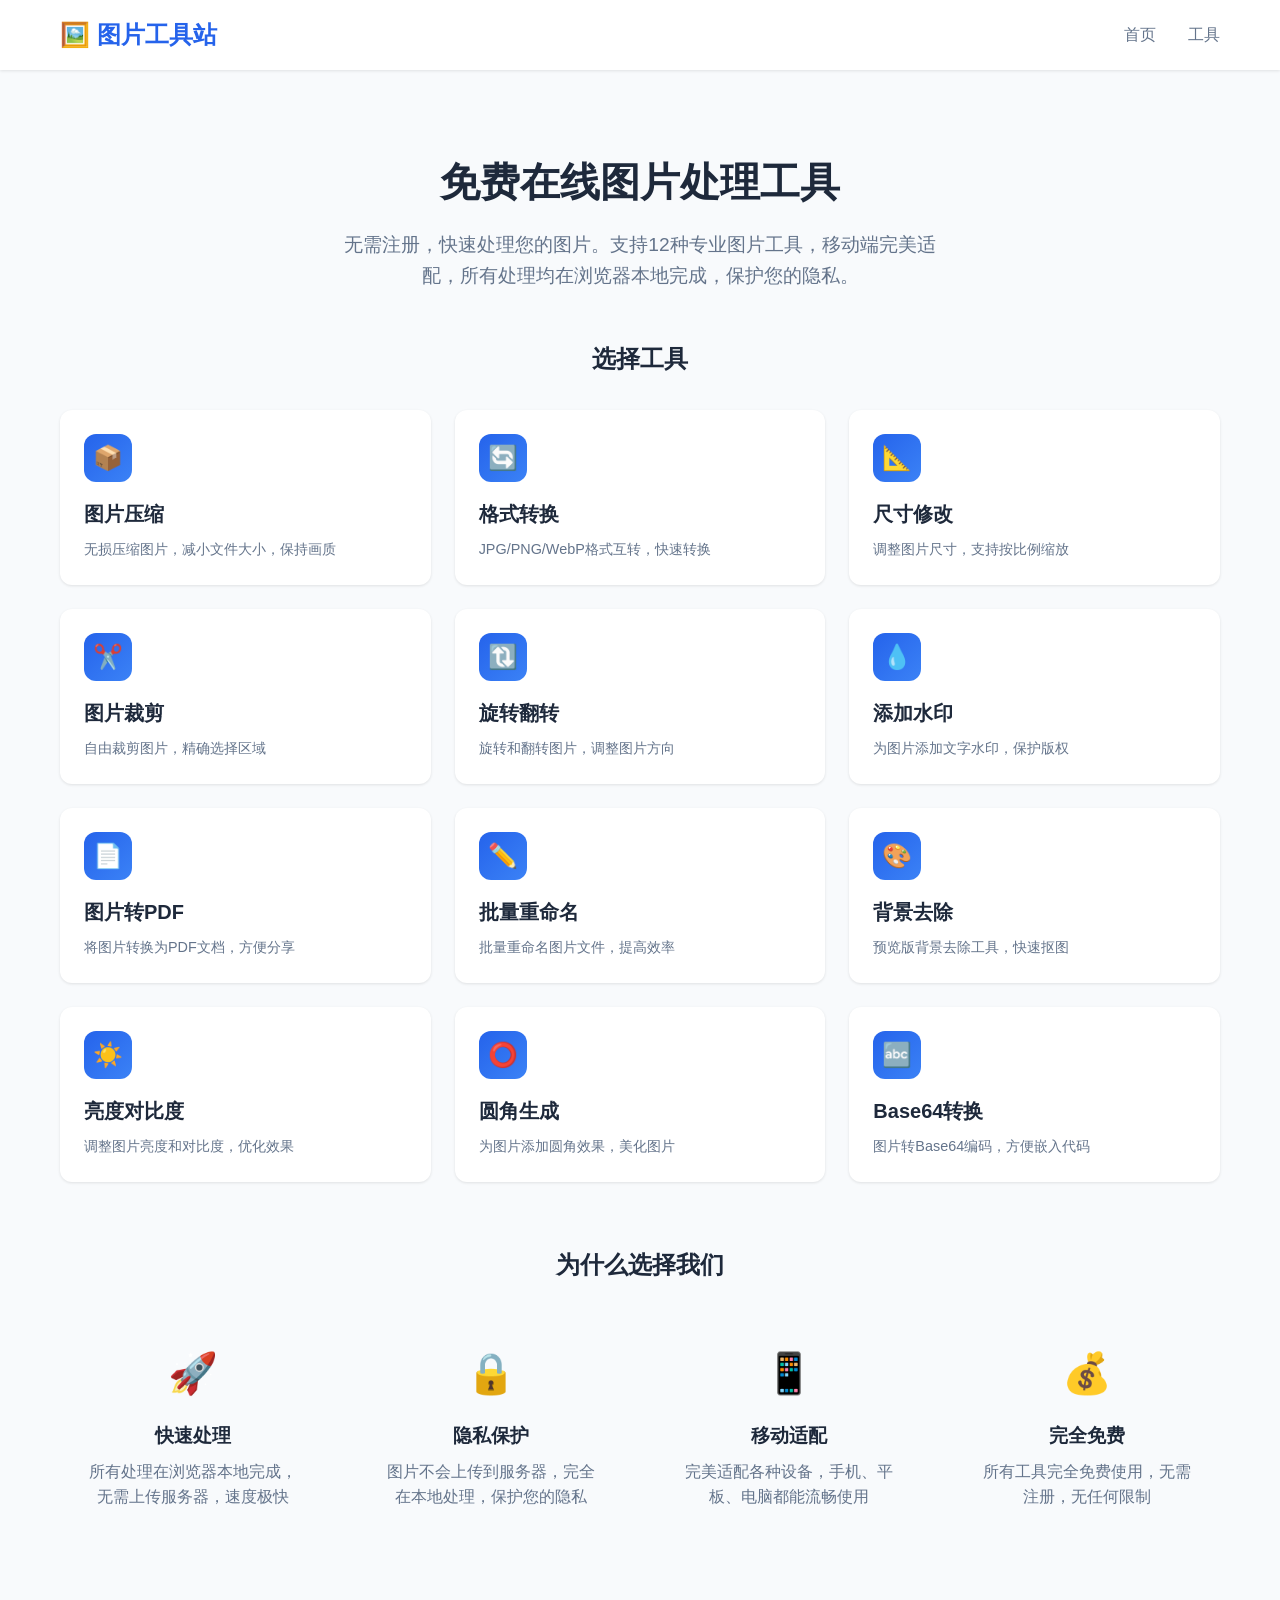
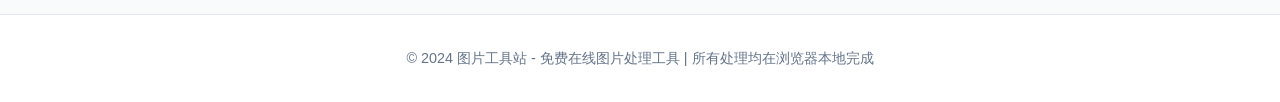
<file: index.html>
<!DOCTYPE html>
<html lang="zh-CN">
<head>
    <meta charset="UTF-8">
    <meta name="viewport" content="width=device-width, initial-scale=1.0">
    <meta name="description" content="免费在线图片处理工具 - 无需注册，快速处理。提供图片压缩、格式转换、尺寸修改、裁剪、旋转、加水印等12种专业图片工具，支持批量处理，移动端完美适配。">
    <meta name="keywords" content="图片压缩,图片格式转换,图片裁剪,图片旋转,图片加水印,在线图片工具,免费图片处理">
    <meta name="author" content="图片工具站">
    <meta name="robots" content="index, follow">
    <meta property="og:title" content="免费在线图片处理工具 - 无需注册 | 快速处理">
    <meta property="og:description" content="提供12种专业图片处理工具，无需注册，快速处理，支持移动端">
    <meta property="og:type" content="website">
    <meta property="og:locale" content="zh_CN">
    <link rel="canonical" href="https://haoxiangmu.ccwu.cc/">
    <title>免费在线图片处理工具 - 无需注册 | 快速处理</title>
    <link rel="stylesheet" href="css/style.css">
</head>
<body>
    <header>
        <div class="container">
            <div class="header-content">
                <a href="index.html" class="logo">🖼️ 图片工具站</a>
                <nav>
                    <ul>
                        <li><a href="index.html">首页</a></li>
                        <li><a href="#tools">工具</a></li>
                    </ul>
                </nav>
            </div>
        </div>
    </header>

    <main>
        <div class="container">
            <section style="text-align: center; padding: 3rem 0;">
                <h1 style="font-size: 2.5rem; margin-bottom: 1rem; color: var(--text-primary);">免费在线图片处理工具</h1>
                <p style="font-size: 1.2rem; color: var(--text-secondary); max-width: 600px; margin: 0 auto;">
                    无需注册，快速处理您的图片。支持12种专业图片工具，移动端完美适配，所有处理均在浏览器本地完成，保护您的隐私。
                </p>
            </section>

            <section id="tools">
                <h2 style="text-align: center; margin-bottom: 2rem; color: var(--text-primary);">选择工具</h2>
                <div class="tools-grid">
                    <a href="compress.html" class="tool-card">
                        <div class="tool-icon">📦</div>
                        <h3 class="tool-title">图片压缩</h3>
                        <p class="tool-desc">无损压缩图片，减小文件大小，保持画质</p>
                    </a>

                    <a href="convert.html" class="tool-card">
                        <div class="tool-icon">🔄</div>
                        <h3 class="tool-title">格式转换</h3>
                        <p class="tool-desc">JPG/PNG/WebP格式互转，快速转换</p>
                    </a>

                    <a href="resize.html" class="tool-card">
                        <div class="tool-icon">📐</div>
                        <h3 class="tool-title">尺寸修改</h3>
                        <p class="tool-desc">调整图片尺寸，支持按比例缩放</p>
                    </a>

                    <a href="crop.html" class="tool-card">
                        <div class="tool-icon">✂️</div>
                        <h3 class="tool-title">图片裁剪</h3>
                        <p class="tool-desc">自由裁剪图片，精确选择区域</p>
                    </a>

                    <a href="rotate.html" class="tool-card">
                        <div class="tool-icon">🔃</div>
                        <h3 class="tool-title">旋转翻转</h3>
                        <p class="tool-desc">旋转和翻转图片，调整图片方向</p>
                    </a>

                    <a href="watermark.html" class="tool-card">
                        <div class="tool-icon">💧</div>
                        <h3 class="tool-title">添加水印</h3>
                        <p class="tool-desc">为图片添加文字水印，保护版权</p>
                    </a>

                    <a href="pdf.html" class="tool-card">
                        <div class="tool-icon">📄</div>
                        <h3 class="tool-title">图片转PDF</h3>
                        <p class="tool-desc">将图片转换为PDF文档，方便分享</p>
                    </a>

                    <a href="rename.html" class="tool-card">
                        <div class="tool-icon">✏️</div>
                        <h3 class="tool-title">批量重命名</h3>
                        <p class="tool-desc">批量重命名图片文件，提高效率</p>
                    </a>

                    <a href="remove-bg.html" class="tool-card">
                        <div class="tool-icon">🎨</div>
                        <h3 class="tool-title">背景去除</h3>
                        <p class="tool-desc">预览版背景去除工具，快速抠图</p>
                    </a>

                    <a href="brightness.html" class="tool-card">
                        <div class="tool-icon">☀️</div>
                        <h3 class="tool-title">亮度对比度</h3>
                        <p class="tool-desc">调整图片亮度和对比度，优化效果</p>
                    </a>

                    <a href="rounded.html" class="tool-card">
                        <div class="tool-icon">⭕</div>
                        <h3 class="tool-title">圆角生成</h3>
                        <p class="tool-desc">为图片添加圆角效果，美化图片</p>
                    </a>

                    <a href="base64.html" class="tool-card">
                        <div class="tool-icon">🔤</div>
                        <h3 class="tool-title">Base64转换</h3>
                        <p class="tool-desc">图片转Base64编码，方便嵌入代码</p>
                    </a>
                </div>
            </section>

            <section style="margin-top: 4rem; text-align: center;">
                <h2 style="margin-bottom: 2rem; color: var(--text-primary);">为什么选择我们</h2>
                <div style="display: grid; grid-template-columns: repeat(auto-fit, minmax(250px, 1fr)); gap: 2rem;">
                    <div style="padding: 1.5rem;">
                        <div style="font-size: 2.5rem; margin-bottom: 1rem;">🚀</div>
                        <h3 style="margin-bottom: 0.5rem; color: var(--text-primary);">快速处理</h3>
                        <p style="color: var(--text-secondary);">所有处理在浏览器本地完成，无需上传服务器，速度极快</p>
                    </div>
                    <div style="padding: 1.5rem;">
                        <div style="font-size: 2.5rem; margin-bottom: 1rem;">🔒</div>
                        <h3 style="margin-bottom: 0.5rem; color: var(--text-primary);">隐私保护</h3>
                        <p style="color: var(--text-secondary);">图片不会上传到服务器，完全在本地处理，保护您的隐私</p>
                    </div>
                    <div style="padding: 1.5rem;">
                        <div style="font-size: 2.5rem; margin-bottom: 1rem;">📱</div>
                        <h3 style="margin-bottom: 0.5rem; color: var(--text-primary);">移动适配</h3>
                        <p style="color: var(--text-secondary);">完美适配各种设备，手机、平板、电脑都能流畅使用</p>
                    </div>
                    <div style="padding: 1.5rem;">
                        <div style="font-size: 2.5rem; margin-bottom: 1rem;">💰</div>
                        <h3 style="margin-bottom: 0.5rem; color: var(--text-primary);">完全免费</h3>
                        <p style="color: var(--text-secondary);">所有工具完全免费使用，无需注册，无任何限制</p>
                    </div>
                </div>
            </section>
        </div>
    </main>

    <footer>
        <div class="container">
            <p>&copy; 2024 图片工具站 - 免费在线图片处理工具 | 所有处理均在浏览器本地完成</p>
        </div>
    </footer>
    <script src="https://pl29203271.profitablecpmratenetwork.com/6e/bd/8f/6ebd8f2d4aa92f3e74020a8e13b5cdb4.js"></script>

</body>
</html>
</file>
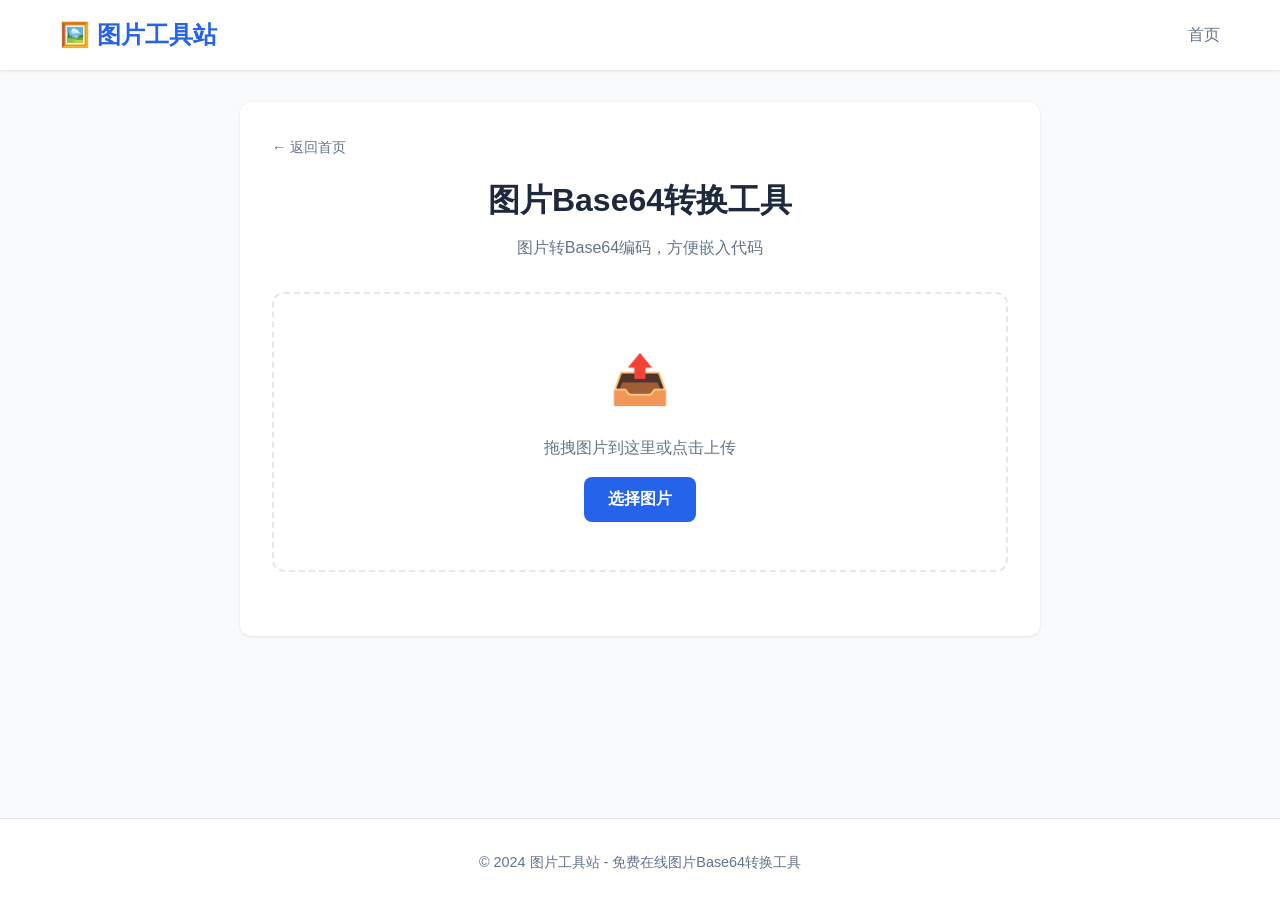
<file: base64.html>
<!DOCTYPE html>
<html lang="zh-CN">
<head>
    <meta charset="UTF-8">
    <meta name="viewport" content="width=device-width, initial-scale=1.0">
    <meta name="description" content="免费在线图片Base64转换工具 - 图片转Base64编码，方便嵌入代码。无需注册，移动端完美适配。">
    <meta name="keywords" content="Base64转换,图片转Base64,Base64编码,在线Base64">
    <meta name="robots" content="index, follow">
    <link rel="canonical" href="https://haoxiangmu.ccwu.cc/base64.html">
    <title>免费在线图片Base64转换 - 嵌入代码 | 无需注册</title>
    <link rel="stylesheet" href="css/style.css">
</head>
<body>
    <header>
        <div class="container">
            <div class="header-content">
                <a href="index.html" class="logo">🖼️ 图片工具站</a>
                <nav>
                    <ul>
                        <li><a href="index.html">首页</a></li>
                    </ul>
                </nav>
            </div>
        </div>
    </header>

    <main>
        <div class="container">
            <div class="tool-page">
                <a href="index.html" class="back-link">← 返回首页</a>
                <div class="tool-header">
                    <h1>图片Base64转换工具</h1>
                    <p>图片转Base64编码，方便嵌入代码</p>
                </div>

                <div class="upload-area" id="dropZone">
                    <div class="upload-icon">📤</div>
                    <p class="upload-text">拖拽图片到这里或点击上传</p>
                    <input type="file" id="fileInput" class="file-input" accept="image/*">
                    <button class="btn btn-primary" onclick="document.getElementById('fileInput').click()">选择图片</button>
                </div>

                <div class="control-group" id="controls" style="display: none;">
                    <div>
                        <label class="control-label">输出格式</label>
                        <select id="outputFormat" class="control-select">
                            <option value="data">Data URL (data:image/...)</option>
                            <option value="base64">纯Base64编码</option>
                            <option value="css">CSS background-image</option>
                            <option value="html">HTML img 标签</option>
                        </select>
                    </div>
                    
                    <div style="margin-top: 1.5rem;">
                        <label class="control-label">图片信息</label>
                        <div style="background: #f8fafc; padding: 1rem; border-radius: 8px; font-size: 0.9rem;">
                            <p>文件名: <span id="fileName">-</span></p>
                            <p>尺寸: <span id="imageSize">-</span></p>
                            <p>文件大小: <span id="fileSize">-</span></p>
                        </div>
                    </div>
                    
                    <div style="margin-top: 1.5rem;">
                        <label class="control-label">Base64编码结果</label>
                        <textarea id="base64Output" class="control-input" style="height: 200px; font-family: monospace; font-size: 0.85rem;" readonly></textarea>
                    </div>
                    
                    <div style="display: grid; grid-template-columns: 1fr 1fr; gap: 1rem; margin-top: 1rem;">
                        <button class="btn btn-primary" id="copyBtn">复制到剪贴板</button>
                        <button class="btn btn-secondary" id="downloadBtn">下载为文件</button>
                    </div>
                </div>

                <div class="preview-area" id="previewArea" style="display: none;">
                    <h3 style="margin-bottom: 1rem;">图片预览</h3>
                    <img id="preview" class="preview-image" alt="预览">
                </div>
            </div>
        </div>
    </main>

    <footer>
        <div class="container">
            <p>&copy; 2024 图片工具站 - 免费在线图片Base64转换工具</p>
        </div>
    </footer>

    <script src="js/utils.js"></script>
    <script>
        let currentImage = null;
        let base64Data = null;
        let fileName = '';

        const dropZone = document.getElementById('dropZone');
        const fileInput = document.getElementById('fileInput');
        const controls = document.getElementById('controls');
        const previewArea = document.getElementById('previewArea');
        const outputFormat = document.getElementById('outputFormat');
        const base64Output = document.getElementById('base64Output');
        const copyBtn = document.getElementById('copyBtn');
        const downloadBtn = document.getElementById('downloadBtn');

        setupDragDrop(dropZone, handleFile);
        setupFileInput('fileInput', handleFile);

        outputFormat.addEventListener('change', updateOutput);

        function handleFile(file) {
            fileName = file.name;
            loadImage(file).then(img => {
                currentImage = img;
                
                const canvas = createCanvas(img.width, img.height);
                const ctx = canvas.getContext('2d');
                ctx.drawImage(img, 0, 0);
                
                base64Data = canvas.toDataURL('image/png');
                
                document.getElementById('fileName').textContent = file.name;
                document.getElementById('imageSize').textContent = `${img.width} x ${img.height}`;
                document.getElementById('fileSize').textContent = formatFileSize(file.size);
                
                updatePreview(base64Data, 'preview');
                updateOutput();
                
                controls.style.display = 'block';
                previewArea.style.display = 'block';
            }).catch(err => {
                alert('加载图片失败，请重试');
            });
        }

        function updateOutput() {
            if (!base64Data) return;
            
            const format = outputFormat.value;
            let output = '';
            
            switch (format) {
                case 'data':
                    output = base64Data;
                    break;
                case 'base64':
                    output = base64Data.split(',')[1];
                    break;
                case 'css':
                    output = `background-image: url('${base64Data}');`;
                    break;
                case 'html':
                    output = `<img src="${base64Data}" alt="${fileName}" />`;
                    break;
            }
            
            base64Output.value = output;
        }

        copyBtn.addEventListener('click', () => {
            base64Output.select();
            document.execCommand('copy');
            alert('已复制到剪贴板！');
        });

        downloadBtn.addEventListener('click', () => {
            if (!base64Data) return;
            
            const blob = new Blob([base64Output.value], { type: 'text/plain' });
            const link = document.createElement('a');
            link.href = URL.createObjectURL(blob);
            link.download = `${fileName.split('.')[0]}-base64.txt`;
            link.click();
        });
    </script>
</body>
</html>
</file>
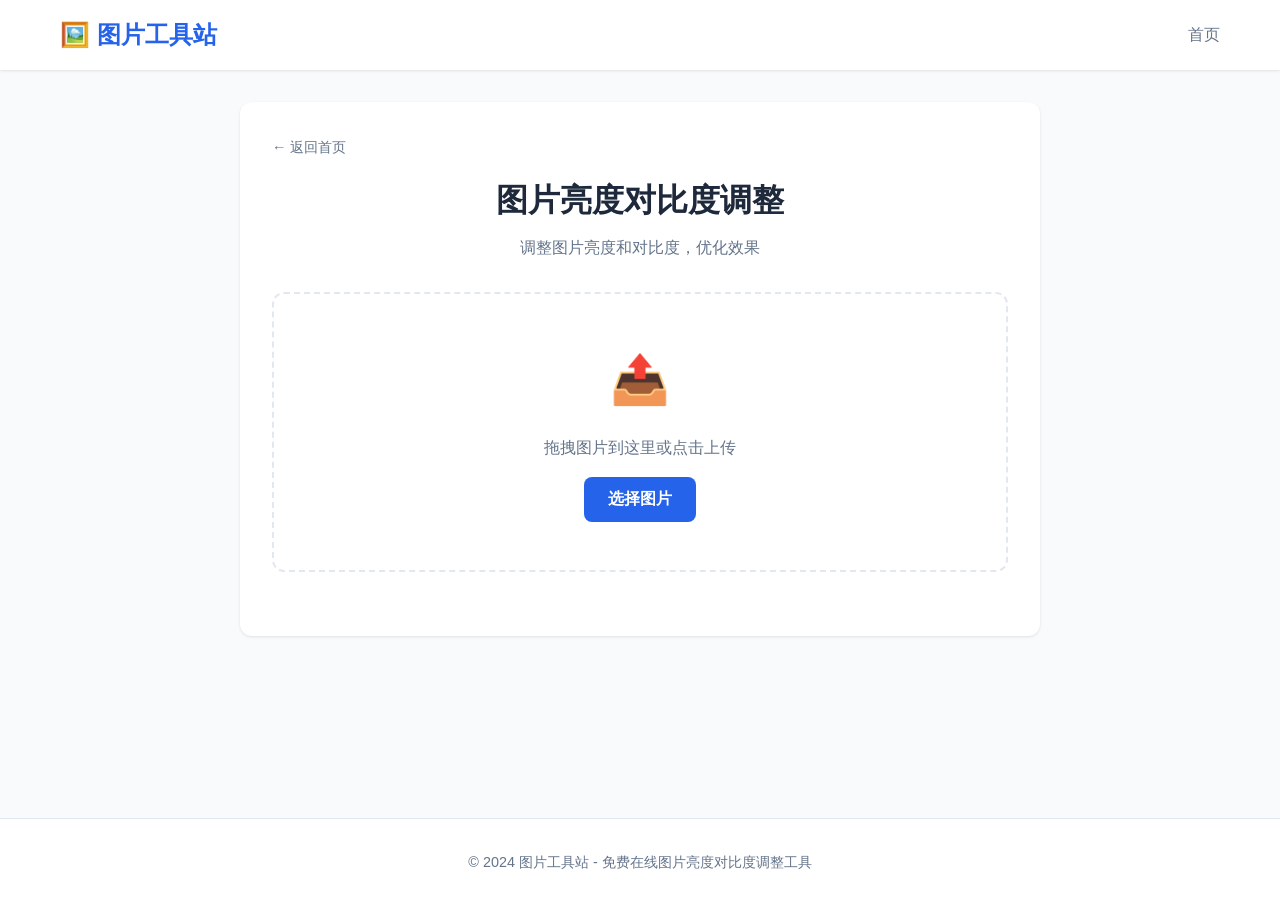
<file: brightness.html>
<!DOCTYPE html>
<html lang="zh-CN">
<head>
    <meta charset="UTF-8">
    <meta name="viewport" content="width=device-width, initial-scale=1.0">
    <meta name="description" content="免费在线图片亮度对比度调整工具 - 调整图片亮度和对比度，优化效果。无需注册，移动端完美适配。">
    <meta name="keywords" content="亮度调整,对比度调整,图片优化,在线调色">
    <meta name="robots" content="index, follow">
    <link rel="canonical" href="https://haoxiangmu.ccwu.cc/brightness.html">
    <title>免费在线图片亮度对比度 - 优化效果 | 无需注册</title>
    <link rel="stylesheet" href="css/style.css">
</head>
<body>
    <header>
        <div class="container">
            <div class="header-content">
                <a href="index.html" class="logo">🖼️ 图片工具站</a>
                <nav>
                    <ul>
                        <li><a href="index.html">首页</a></li>
                    </ul>
                </nav>
            </div>
        </div>
    </header>

    <main>
        <div class="container">
            <div class="tool-page">
                <a href="index.html" class="back-link">← 返回首页</a>
                <div class="tool-header">
                    <h1>图片亮度对比度调整</h1>
                    <p>调整图片亮度和对比度，优化效果</p>
                </div>

                <div class="upload-area" id="dropZone">
                    <div class="upload-icon">📤</div>
                    <p class="upload-text">拖拽图片到这里或点击上传</p>
                    <input type="file" id="fileInput" class="file-input" accept="image/*">
                    <button class="btn btn-primary" onclick="document.getElementById('fileInput').click()">选择图片</button>
                </div>

                <div class="control-group" id="controls" style="display: none;">
                    <div>
                        <label class="control-label">亮度: <span id="brightnessValue">0</span></label>
                        <input type="range" id="brightness" class="control-range" min="-100" max="100" value="0">
                        <div style="display: flex; justify-content: space-between; font-size: 0.8rem; color: var(--text-secondary);">
                            <span>-100</span>
                            <span>0</span>
                            <span>+100</span>
                        </div>
                    </div>
                    
                    <div style="margin-top: 1.5rem;">
                        <label class="control-label">对比度: <span id="contrastValue">0</span></label>
                        <input type="range" id="contrast" class="control-range" min="-100" max="100" value="0">
                        <div style="display: flex; justify-content: space-between; font-size: 0.8rem; color: var(--text-secondary);">
                            <span>-100</span>
                            <span>0</span>
                            <span>+100</span>
                        </div>
                    </div>
                    
                    <div style="display: grid; grid-template-columns: 1fr 1fr; gap: 1rem; margin-top: 1.5rem;">
                        <button class="btn btn-secondary" id="resetBtn">重置</button>
                        <button class="btn btn-primary" id="applyBtn">应用调整</button>
                    </div>
                </div>

                <div class="preview-area" id="previewArea" style="display: none;">
                    <h3 style="margin-bottom: 1rem;">预览</h3>
                    <img id="preview" class="preview-image" alt="预览">
                </div>

                <div class="result-area" id="resultArea">
                    <p class="result-title">调整完成！</p>
                    <button class="btn btn-success" id="downloadBtn">下载图片</button>
                </div>
            </div>
        </div>
    </main>

    <footer>
        <div class="container">
            <p>&copy; 2024 图片工具站 - 免费在线图片亮度对比度调整工具</p>
        </div>
    </footer>

    <script src="js/utils.js"></script>
    <script>
        let currentImage = null;
        let processedCanvas = null;

        const dropZone = document.getElementById('dropZone');
        const fileInput = document.getElementById('fileInput');
        const controls = document.getElementById('controls');
        const previewArea = document.getElementById('previewArea');
        const brightness = document.getElementById('brightness');
        const brightnessValue = document.getElementById('brightnessValue');
        const contrast = document.getElementById('contrast');
        const contrastValue = document.getElementById('contrastValue');
        const resetBtn = document.getElementById('resetBtn');
        const applyBtn = document.getElementById('applyBtn');
        const downloadBtn = document.getElementById('downloadBtn');

        setupDragDrop(dropZone, handleFile);
        setupFileInput('fileInput', handleFile);

        brightness.addEventListener('input', (e) => {
            brightnessValue.textContent = e.target.value > 0 ? `+${e.target.value}` : e.target.value;
        });

        contrast.addEventListener('input', (e) => {
            contrastValue.textContent = e.target.value > 0 ? `+${e.target.value}` : e.target.value;
        });

        function handleFile(file) {
            loadImage(file).then(img => {
                currentImage = img;
                brightness.value = 0;
                contrast.value = 0;
                brightnessValue.textContent = '0';
                contrastValue.textContent = '0';
                
                updatePreview(img.src, 'preview');
                controls.style.display = 'block';
                previewArea.style.display = 'block';
                hideResult();
            }).catch(err => {
                alert('加载图片失败，请重试');
            });
        }

        function processImage() {
            if (!currentImage) return;
            
            const brightnessVal = parseInt(brightness.value);
            const contrastVal = parseInt(contrast.value);
            
            let canvas = currentImage;
            
            if (brightnessVal !== 0) {
                canvas = adjustBrightness(canvas, brightnessVal * 2.55);
            }
            
            if (contrastVal !== 0) {
                canvas = adjustContrast(canvas, contrastVal);
            }
            
            processedCanvas = canvas;
            updatePreview(canvas.toDataURL(), 'preview');
            showResult('调整完成！');
        }

        resetBtn.addEventListener('click', () => {
            brightness.value = 0;
            contrast.value = 0;
            brightnessValue.textContent = '0';
            contrastValue.textContent = '0';
            
            if (currentImage) {
                updatePreview(currentImage.src, 'preview');
                hideResult();
            }
        });

        applyBtn.addEventListener('click', processImage);

        downloadBtn.addEventListener('click', () => {
            if (processedCanvas) {
                downloadImage(processedCanvas, 'adjusted-image.png');
            }
        });
    </script>
</body>
</html>
</file>
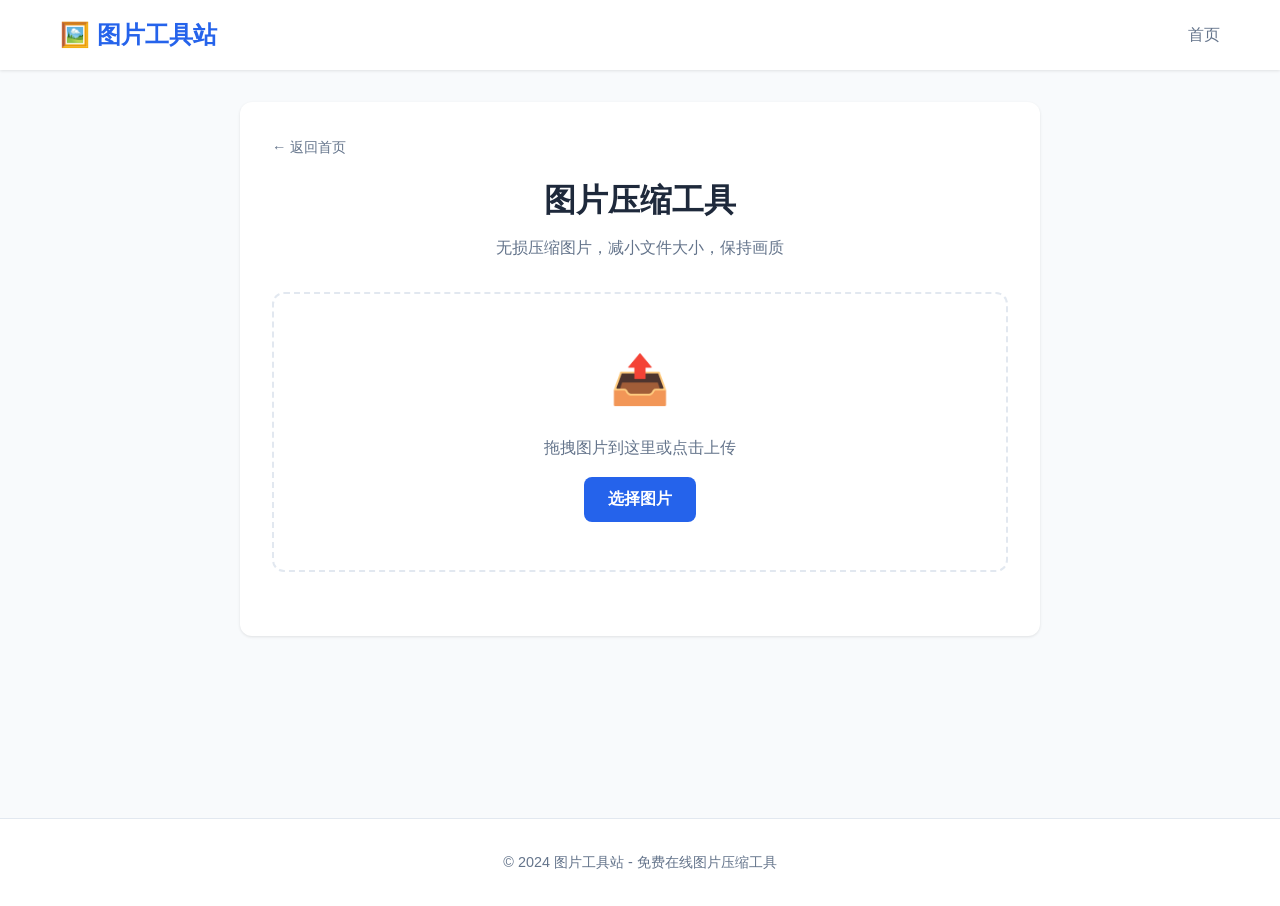
<file: compress.html>
<!DOCTYPE html>
<html lang="zh-CN">
<head>
    <meta charset="UTF-8">
    <meta name="viewport" content="width=device-width, initial-scale=1.0">
    <meta name="description" content="免费在线图片压缩工具 - 无损压缩图片，减小文件大小，保持画质。无需注册，快速处理，移动端完美适配。">
    <meta name="keywords" content="图片压缩,无损压缩,在线压缩,免费压缩图片">
    <meta name="robots" content="index, follow">
    <link rel="canonical" href="https://haoxiangmu.ccwu.cc/compress.html">
    <title>免费在线图片压缩 - 无损压缩 | 无需注册</title>
    <link rel="stylesheet" href="css/style.css">
</head>
<body>
    <header>
        <div class="container">
            <div class="header-content">
                <a href="index.html" class="logo">🖼️ 图片工具站</a>
                <nav>
                    <ul>
                        <li><a href="index.html">首页</a></li>
                    </ul>
                </nav>
            </div>
        </div>
    </header>

    <main>
        <div class="container">
            <div class="tool-page">
                <a href="index.html" class="back-link">← 返回首页</a>
                <div class="tool-header">
                    <h1>图片压缩工具</h1>
                    <p>无损压缩图片，减小文件大小，保持画质</p>
                </div>

                <div class="upload-area" id="dropZone">
                    <div class="upload-icon">📤</div>
                    <p class="upload-text">拖拽图片到这里或点击上传</p>
                    <input type="file" id="fileInput" class="file-input" accept="image/*">
                    <button class="btn btn-primary" onclick="document.getElementById('fileInput').click()">选择图片</button>
                </div>

                <div class="control-group" id="controls" style="display: none;">
                    <label class="control-label">压缩质量: <span id="qualityValue">80</span>%</label>
                    <input type="range" id="quality" class="control-range" min="10" max="100" value="80">
                    <div style="display: flex; gap: 1rem; margin-top: 1rem;">
                        <div style="flex: 1;">
                            <p style="font-size: 0.9rem; color: var(--text-secondary);">原始大小: <span id="originalSize">-</span></p>
                        </div>
                        <div style="flex: 1;">
                            <p style="font-size: 0.9rem; color: var(--text-secondary);">压缩后: <span id="compressedSize">-</span></p>
                        </div>
                    </div>
                    <button class="btn btn-primary" id="compressBtn" style="width: 100%; margin-top: 1rem;">开始压缩</button>
                </div>

                <div class="preview-area" id="previewArea" style="display: none;">
                    <h3 style="margin-bottom: 1rem;">预览</h3>
                    <img id="preview" class="preview-image" alt="预览">
                </div>

                <div class="result-area" id="resultArea">
                    <p class="result-title">压缩完成！</p>
                    <button class="btn btn-success" id="downloadBtn">下载图片</button>
                </div>
            </div>
        </div>
    </main>

    <footer>
        <div class="container">
            <p>&copy; 2024 图片工具站 - 免费在线图片压缩工具</p>
        </div>
    </footer>

    <script src="js/utils.js"></script>
    <script>
        let currentImage = null;
        let compressedDataUrl = null;

        const dropZone = document.getElementById('dropZone');
        const fileInput = document.getElementById('fileInput');
        const controls = document.getElementById('controls');
        const previewArea = document.getElementById('previewArea');
        const qualitySlider = document.getElementById('quality');
        const qualityValue = document.getElementById('qualityValue');
        const compressBtn = document.getElementById('compressBtn');
        const downloadBtn = document.getElementById('downloadBtn');

        setupDragDrop(dropZone, handleFile);
        setupFileInput('fileInput', handleFile);

        qualitySlider.addEventListener('input', (e) => {
            qualityValue.textContent = e.target.value;
        });

        function handleFile(file) {
            loadImage(file).then(img => {
                currentImage = img;
                document.getElementById('originalSize').textContent = formatFileSize(file.size);
                updatePreview(img.src, 'preview');
                controls.style.display = 'block';
                previewArea.style.display = 'block';
                hideResult();
            }).catch(err => {
                alert('加载图片失败，请重试');
            });
        }

        compressBtn.addEventListener('click', () => {
            if (!currentImage) return;
            
            const quality = parseInt(qualitySlider.value) / 100;
            compressedDataUrl = compressImage(currentImage, quality);
            
            const base64Length = compressedDataUrl.length - (compressedDataUrl.indexOf(',') + 1);
            const padding = (compressedDataUrl.charAt(compressedDataUrl.length - 2) === '=') ? 2 : ((compressedDataUrl.charAt(compressedDataUrl.length - 1) === '=') ? 1 : 0);
            const compressedSize = (base64Length * 0.75) - padding;
            
            document.getElementById('compressedSize').textContent = formatFileSize(compressedSize);
            updatePreview(compressedDataUrl, 'preview');
            showResult('压缩完成！');
        });

        downloadBtn.addEventListener('click', () => {
            if (compressedDataUrl) {
                downloadDataURL(compressedDataUrl, 'compressed-image.jpg');
            }
        });
    </script>
</body>
</html>
</file>
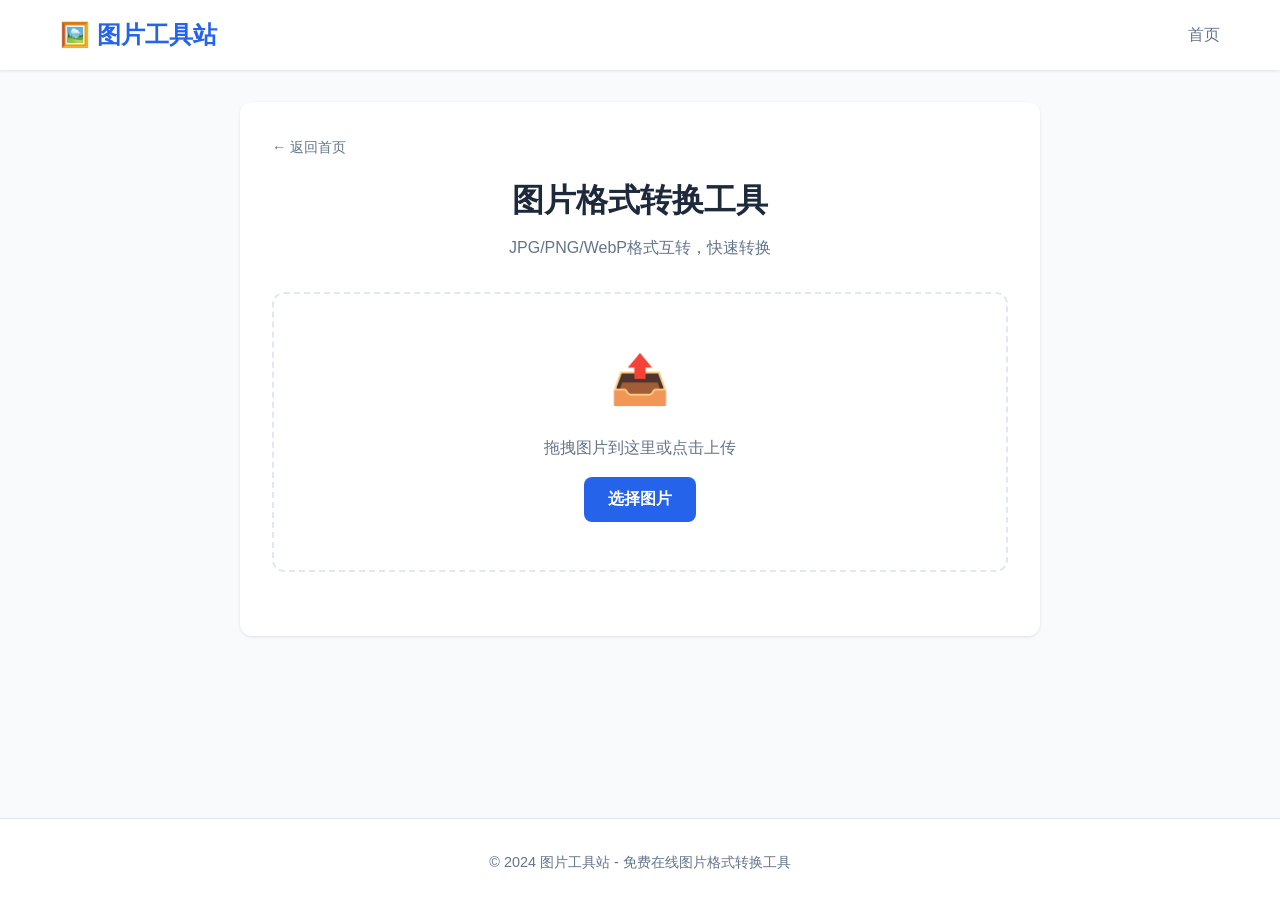
<file: convert.html>
<!DOCTYPE html>
<html lang="zh-CN">
<head>
    <meta charset="UTF-8">
    <meta name="viewport" content="width=device-width, initial-scale=1.0">
    <meta name="description" content="免费在线图片格式转换工具 - JPG/PNG/WebP格式互转，快速转换。无需注册，移动端完美适配。">
    <meta name="keywords" content="图片格式转换,JPG转PNG,PNG转JPG,WebP转换,在线格式转换">
    <meta name="robots" content="index, follow">
    <link rel="canonical" href="https://haoxiangmu.ccwu.cc/convert.html">
    <title>免费在线图片格式转换 - JPG/PNG/WebP | 无需注册</title>
    <link rel="stylesheet" href="css/style.css">
</head>
<body>
    <header>
        <div class="container">
            <div class="header-content">
                <a href="index.html" class="logo">🖼️ 图片工具站</a>
                <nav>
                    <ul>
                        <li><a href="index.html">首页</a></li>
                    </ul>
                </nav>
            </div>
        </div>
    </header>

    <main>
        <div class="container">
            <div class="tool-page">
                <a href="index.html" class="back-link">← 返回首页</a>
                <div class="tool-header">
                    <h1>图片格式转换工具</h1>
                    <p>JPG/PNG/WebP格式互转，快速转换</p>
                </div>

                <div class="upload-area" id="dropZone">
                    <div class="upload-icon">📤</div>
                    <p class="upload-text">拖拽图片到这里或点击上传</p>
                    <input type="file" id="fileInput" class="file-input" accept="image/*">
                    <button class="btn btn-primary" onclick="document.getElementById('fileInput').click()">选择图片</button>
                </div>

                <div class="control-group" id="controls" style="display: none;">
                    <label class="control-label">目标格式</label>
                    <select id="formatSelect" class="control-select">
                        <option value="jpg">JPG</option>
                        <option value="png">PNG</option>
                        <option value="webp">WebP</option>
                    </select>
                    <button class="btn btn-primary" id="convertBtn" style="width: 100%; margin-top: 1rem;">开始转换</button>
                </div>

                <div class="preview-area" id="previewArea" style="display: none;">
                    <h3 style="margin-bottom: 1rem;">预览</h3>
                    <img id="preview" class="preview-image" alt="预览">
                </div>

                <div class="result-area" id="resultArea">
                    <p class="result-title">转换完成！</p>
                    <button class="btn btn-success" id="downloadBtn">下载图片</button>
                </div>
            </div>
        </div>
    </main>

    <footer>
        <div class="container">
            <p>&copy; 2024 图片工具站 - 免费在线图片格式转换工具</p>
        </div>
    </footer>

    <script src="js/utils.js"></script>
    <script>
        let currentImage = null;
        let convertedDataUrl = null;

        const dropZone = document.getElementById('dropZone');
        const fileInput = document.getElementById('fileInput');
        const controls = document.getElementById('controls');
        const previewArea = document.getElementById('previewArea');
        const formatSelect = document.getElementById('formatSelect');
        const convertBtn = document.getElementById('convertBtn');
        const downloadBtn = document.getElementById('downloadBtn');

        setupDragDrop(dropZone, handleFile);
        setupFileInput('fileInput', handleFile);

        function handleFile(file) {
            loadImage(file).then(img => {
                currentImage = img;
                updatePreview(img.src, 'preview');
                controls.style.display = 'block';
                previewArea.style.display = 'block';
                hideResult();
            }).catch(err => {
                alert('加载图片失败，请重试');
            });
        }

        convertBtn.addEventListener('click', () => {
            if (!currentImage) return;
            
            const format = formatSelect.value;
            convertedDataUrl = convertFormat(currentImage, format);
            
            updatePreview(convertedDataUrl, 'preview');
            showResult('转换完成！');
        });

        downloadBtn.addEventListener('click', () => {
            if (convertedDataUrl) {
                const format = formatSelect.value;
                downloadDataURL(convertedDataUrl, `converted-image.${format}`);
            }
        });
    </script>
</body>
</html>
</file>
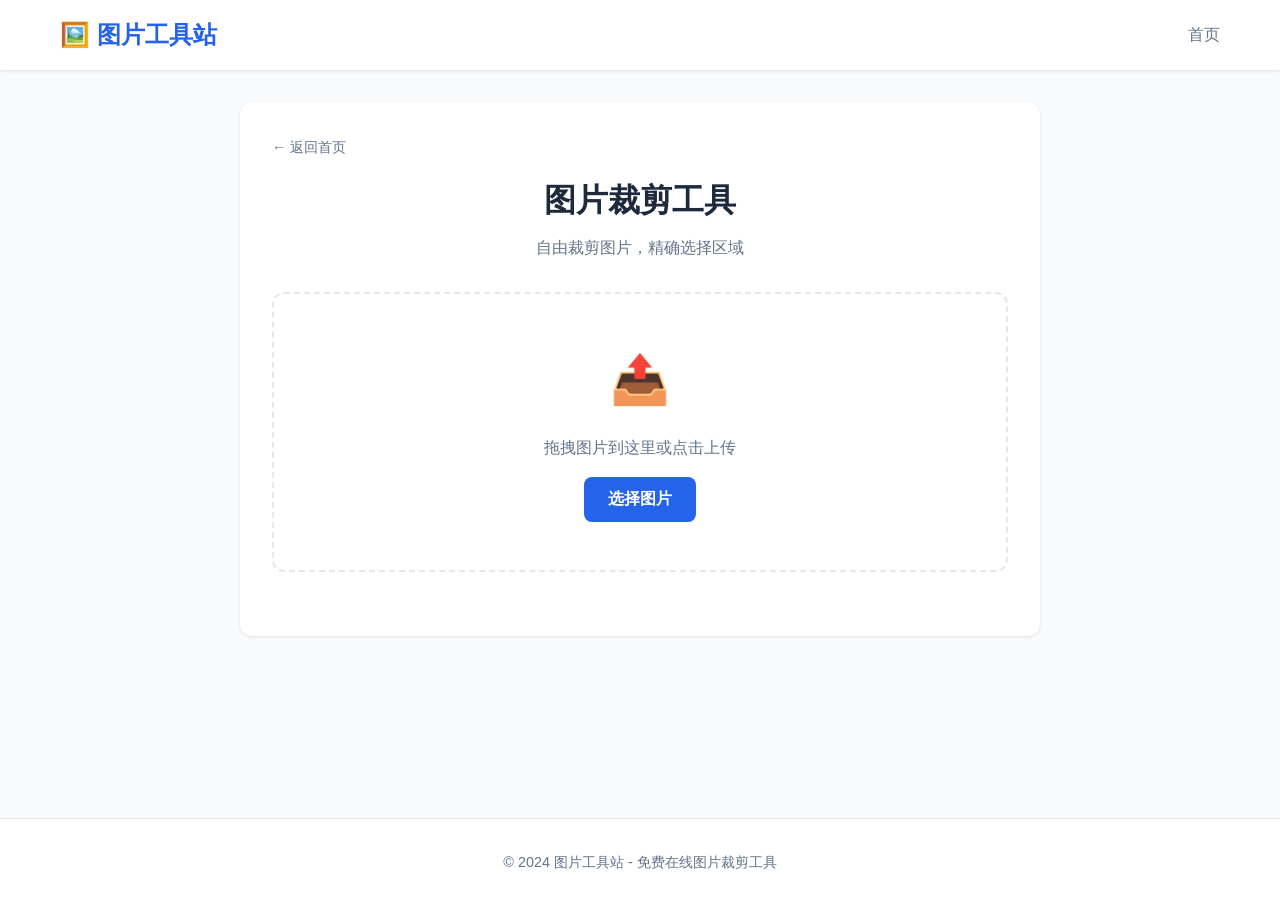
<file: crop.html>
<!DOCTYPE html>
<html lang="zh-CN">
<head>
    <meta charset="UTF-8">
    <meta name="viewport" content="width=device-width, initial-scale=1.0">
    <meta name="description" content="免费在线图片裁剪工具 - 自由裁剪图片，精确选择区域。无需注册，移动端完美适配。">
    <meta name="keywords" content="图片裁剪,在线裁剪,图片剪切,自由裁剪">
    <meta name="robots" content="index, follow">
    <link rel="canonical" href="https://haoxiangmu.ccwu.cc/crop.html">
    <title>免费在线图片裁剪 - 精确选择区域 | 无需注册</title>
    <link rel="stylesheet" href="css/style.css">
</head>
<body>
    <header>
        <div class="container">
            <div class="header-content">
                <a href="index.html" class="logo">🖼️ 图片工具站</a>
                <nav>
                    <ul>
                        <li><a href="index.html">首页</a></li>
                    </ul>
                </nav>
            </div>
        </div>
    </header>

    <main>
        <div class="container">
            <div class="tool-page">
                <a href="index.html" class="back-link">← 返回首页</a>
                <div class="tool-header">
                    <h1>图片裁剪工具</h1>
                    <p>自由裁剪图片，精确选择区域</p>
                </div>

                <div class="upload-area" id="dropZone">
                    <div class="upload-icon">📤</div>
                    <p class="upload-text">拖拽图片到这里或点击上传</p>
                    <input type="file" id="fileInput" class="file-input" accept="image/*">
                    <button class="btn btn-primary" onclick="document.getElementById('fileInput').click()">选择图片</button>
                </div>

                <div id="cropArea" style="display: none;">
                    <div style="position: relative; margin-bottom: 1rem;">
                        <canvas id="cropCanvas" style="max-width: 100%; border: 1px solid var(--border-color);"></canvas>
                    </div>
                    <div style="display: grid; grid-template-columns: 1fr 1fr; gap: 1rem; margin-bottom: 1rem;">
                        <div>
                            <label class="control-label">X 坐标</label>
                            <input type="number" id="cropX" class="control-input" value="0">
                        </div>
                        <div>
                            <label class="control-label">Y 坐标</label>
                            <input type="number" id="cropY" class="control-input" value="0">
                        </div>
                        <div>
                            <label class="control-label">宽度</label>
                            <input type="number" id="cropWidth" class="control-input" value="100">
                        </div>
                        <div>
                            <label class="control-label">高度</label>
                            <input type="number" id="cropHeight" class="control-input" value="100">
                        </div>
                    </div>
                    <div style="display: grid; grid-template-columns: 1fr 1fr; gap: 1rem;">
                        <button class="btn btn-primary" id="previewBtn">预览裁剪</button>
                        <button class="btn btn-success" id="downloadBtn">下载图片</button>
                    </div>
                </div>

                <div class="preview-area" id="previewArea" style="display: none;">
                    <h3 style="margin-bottom: 1rem;">裁剪预览</h3>
                    <img id="preview" class="preview-image" alt="预览">
                </div>
            </div>
        </div>
    </main>

    <footer>
        <div class="container">
            <p>&copy; 2024 图片工具站 - 免费在线图片裁剪工具</p>
        </div>
    </footer>

    <script src="js/utils.js"></script>
    <script>
        let currentImage = null;
        let croppedCanvas = null;
        let cropCanvas = null;
        let ctx = null;
        let isDragging = false;
        let startX, startY;

        const dropZone = document.getElementById('dropZone');
        const fileInput = document.getElementById('fileInput');
        const cropArea = document.getElementById('cropArea');
        const previewArea = document.getElementById('previewArea');
        const cropX = document.getElementById('cropX');
        const cropY = document.getElementById('cropY');
        const cropWidth = document.getElementById('cropWidth');
        const cropHeight = document.getElementById('cropHeight');
        const previewBtn = document.getElementById('previewBtn');
        const downloadBtn = document.getElementById('downloadBtn');

        setupDragDrop(dropZone, handleFile);
        setupFileInput('fileInput', handleFile);

        function handleFile(file) {
            loadImage(file).then(img => {
                currentImage = img;
                cropCanvas = document.getElementById('cropCanvas');
                ctx = cropCanvas.getContext('2d');
                
                const maxWidth = 800;
                const scale = Math.min(1, maxWidth / img.width);
                cropCanvas.width = img.width * scale;
                cropCanvas.height = img.height * scale;
                
                ctx.drawImage(img, 0, 0, cropCanvas.width, cropCanvas.height);
                
                cropX.value = 0;
                cropY.value = 0;
                cropWidth.value = Math.round(cropCanvas.width / 2);
                cropHeight.value = Math.round(cropCanvas.height / 2);
                
                dropZone.style.display = 'none';
                cropArea.style.display = 'block';
                previewArea.style.display = 'none';
                
                setupCropSelection();
            }).catch(err => {
                alert('加载图片失败，请重试');
            });
        }

        function setupCropSelection() {
            cropCanvas.addEventListener('mousedown', startDrag);
            cropCanvas.addEventListener('mousemove', drag);
            cropCanvas.addEventListener('mouseup', endDrag);
            cropCanvas.addEventListener('mouseleave', endDrag);
            
            cropCanvas.addEventListener('touchstart', startDrag);
            cropCanvas.addEventListener('touchmove', drag);
            cropCanvas.addEventListener('touchend', endDrag);
        }

        function startDrag(e) {
            e.preventDefault();
            isDragging = true;
            const rect = cropCanvas.getBoundingClientRect();
            const clientX = e.clientX || e.touches[0].clientX;
            const clientY = e.clientY || e.touches[0].clientY;
            startX = clientX - rect.left;
            startY = clientY - rect.top;
        }

        function drag(e) {
            if (!isDragging) return;
            e.preventDefault();
            
            const rect = cropCanvas.getBoundingClientRect();
            const clientX = e.clientX || e.touches[0].clientX;
            const clientY = e.clientY || e.touches[0].clientY;
            const currentX = clientX - rect.left;
            const currentY = clientY - rect.top;
            
            const x = Math.min(startX, currentX);
            const y = Math.min(startY, currentY);
            const width = Math.abs(currentX - startX);
            const height = Math.abs(currentY - startY);
            
            cropX.value = Math.round(x);
            cropY.value = Math.round(y);
            cropWidth.value = Math.round(width);
            cropHeight.value = Math.round(height);
            
            drawCropBox();
        }

        function endDrag() {
            isDragging = false;
        }

        function drawCropBox() {
            ctx.drawImage(currentImage, 0, 0, cropCanvas.width, cropCanvas.height);
            
            ctx.strokeStyle = '#2563eb';
            ctx.lineWidth = 2;
            ctx.setLineDash([5, 5]);
            ctx.strokeRect(
                parseInt(cropX.value),
                parseInt(cropY.value),
                parseInt(cropWidth.value),
                parseInt(cropHeight.value)
            );
            ctx.setLineDash([]);
        }

        previewBtn.addEventListener('click', () => {
            if (!currentImage) return;
            
            const x = parseInt(cropX.value);
            const y = parseInt(cropY.value);
            const width = parseInt(cropWidth.value);
            const height = parseInt(cropHeight.value);
            
            if (width <= 0 || height <= 0) {
                alert('请选择有效的裁剪区域');
                return;
            }
            
            const scaleX = currentImage.width / cropCanvas.width;
            const scaleY = currentImage.height / cropCanvas.height;
            
            croppedCanvas = cropImage(
                currentImage,
                x * scaleX,
                y * scaleY,
                width * scaleX,
                height * scaleY
            );
            
            updatePreview(croppedCanvas.toDataURL(), 'preview');
            previewArea.style.display = 'block';
        });

        downloadBtn.addEventListener('click', () => {
            if (croppedCanvas) {
                downloadImage(croppedCanvas, 'cropped-image.png');
            }
        });
    </script>
</body>
</html>
</file>
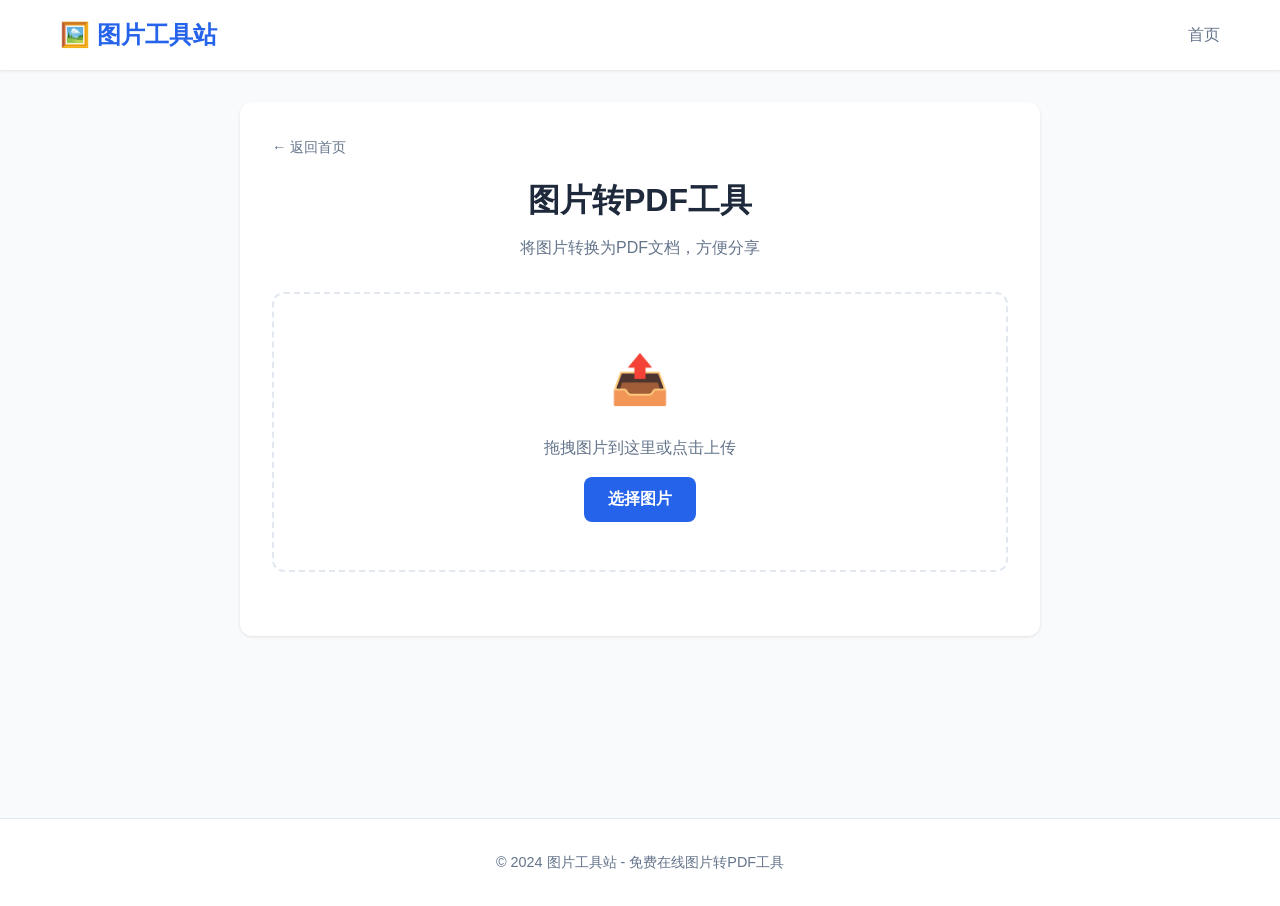
<file: pdf.html>
<!DOCTYPE html>
<html lang="zh-CN">
<head>
    <meta charset="UTF-8">
    <meta name="viewport" content="width=device-width, initial-scale=1.0">
    <meta name="description" content="免费在线图片转PDF工具 - 将图片转换为PDF文档，方便分享。无需注册，移动端完美适配。">
    <meta name="keywords" content="图片转PDF,PDF转换,在线转PDF,图片生成PDF">
    <meta name="robots" content="index, follow">
    <link rel="canonical" href="https://haoxiangmu.ccwu.cc/pdf.html">
    <title>免费在线图片转PDF - 生成PDF文档 | 无需注册</title>
    <link rel="stylesheet" href="css/style.css">
</head>
<body>
    <header>
        <div class="container">
            <div class="header-content">
                <a href="index.html" class="logo">🖼️ 图片工具站</a>
                <nav>
                    <ul>
                        <li><a href="index.html">首页</a></li>
                    </ul>
                </nav>
            </div>
        </div>
    </header>

    <main>
        <div class="container">
            <div class="tool-page">
                <a href="index.html" class="back-link">← 返回首页</a>
                <div class="tool-header">
                    <h1>图片转PDF工具</h1>
                    <p>将图片转换为PDF文档，方便分享</p>
                </div>

                <div class="upload-area" id="dropZone">
                    <div class="upload-icon">📤</div>
                    <p class="upload-text">拖拽图片到这里或点击上传</p>
                    <input type="file" id="fileInput" class="file-input" accept="image/*" multiple>
                    <button class="btn btn-primary" onclick="document.getElementById('fileInput').click()">选择图片</button>
                </div>

                <div class="control-group" id="controls" style="display: none;">
                    <div style="display: grid; grid-template-columns: 1fr 1fr; gap: 1rem; margin-bottom: 1rem;">
                        <div>
                            <label class="control-label">页面方向</label>
                            <select id="orientation" class="control-select">
                                <option value="portrait">纵向</option>
                                <option value="landscape">横向</option>
                            </select>
                        </div>
                        <div>
                            <label class="control-label">页面大小</label>
                            <select id="pageSize" class="control-select">
                                <option value="a4">A4</option>
                                <option value="letter">Letter</option>
                                <option value="legal">Legal</option>
                            </select>
                        </div>
                    </div>
                    
                    <div style="margin-bottom: 1rem;">
                        <label class="control-label">边距 (mm)</label>
                        <input type="number" id="margin" class="control-input" value="10" min="0" max="50">
                    </div>
                    
                    <div id="imageList" style="margin-bottom: 1rem;"></div>
                    
                    <button class="btn btn-primary" id="convertBtn" style="width: 100%;">生成PDF</button>
                </div>

                <div class="result-area" id="resultArea">
                    <p class="result-title">PDF生成完成！</p>
                    <button class="btn btn-success" id="downloadBtn">下载PDF</button>
                </div>
            </div>
        </div>
    </main>

    <footer>
        <div class="container">
            <p>&copy; 2024 图片工具站 - 免费在线图片转PDF工具</p>
        </div>
    </footer>

    <script src="js/utils.js"></script>
    <script>
        let images = [];
        let pdfBlob = null;

        const dropZone = document.getElementById('dropZone');
        const fileInput = document.getElementById('fileInput');
        const controls = document.getElementById('controls');
        const imageList = document.getElementById('imageList');
        const convertBtn = document.getElementById('convertBtn');
        const downloadBtn = document.getElementById('downloadBtn');

        setupDragDrop(dropZone, handleFiles);
        fileInput.addEventListener('change', (e) => {
            handleFiles(e.target.files);
        });

        function handleFiles(files) {
            images = [];
            imageList.innerHTML = '';
            
            Array.from(files).forEach(file => {
                if (file.type.startsWith('image/')) {
                    loadImage(file).then(img => {
                        images.push({
                            name: file.name,
                            image: img
                        });
                        updateImageList();
                    });
                }
            });
            
            if (files.length > 0) {
                dropZone.style.display = 'none';
                controls.style.display = 'block';
                hideResult();
            }
        }

        function updateImageList() {
            imageList.innerHTML = '';
            images.forEach((item, index) => {
                const div = document.createElement('div');
                div.style.cssText = 'display: flex; align-items: center; padding: 0.5rem; background: #f8fafc; border-radius: 8px; margin-bottom: 0.5rem;';
                div.innerHTML = `
                    <span style="flex: 1; font-size: 0.9rem;">${index + 1}. ${item.name}</span>
                    <span style="color: var(--text-secondary); font-size: 0.8rem;">${item.image.width} x ${item.image.height}</span>
                `;
                imageList.appendChild(div);
            });
        }

        function getPageSize() {
            const pageSize = document.getElementById('pageSize').value;
            const orientation = document.getElementById('orientation').value;
            const margin = parseInt(document.getElementById('margin').value) * 3.7795;
            
            const sizes = {
                a4: { width: 210, height: 297 },
                letter: { width: 216, height: 279 },
                legal: { width: 216, height: 356 }
            };
            
            let size = sizes[pageSize];
            if (orientation === 'landscape') {
                size = { width: size.height, height: size.width };
            }
            
            return {
                width: (size.width - margin * 2) * 3.7795,
                height: (size.height - margin * 2) * 3.7795
            };
        }

        convertBtn.addEventListener('click', async () => {
            if (images.length === 0) {
                alert('请先选择图片');
                return;
            }
            
            const pageSize = getPageSize();
            
            const canvas = document.createElement('canvas');
            const ctx = canvas.getContext('2d');
            
            canvas.width = pageSize.width;
            canvas.height = pageSize.height * images.length;
            
            ctx.fillStyle = '#ffffff';
            ctx.fillRect(0, 0, canvas.width, canvas.height);
            
            let yOffset = 0;
            images.forEach(item => {
                const img = item.image;
                const scale = Math.min(
                    pageSize.width / img.width,
                    pageSize.height / img.height
                );
                
                const width = img.width * scale;
                const height = img.height * scale;
                const x = (pageSize.width - width) / 2;
                const y = yOffset + (pageSize.height - height) / 2;
                
                ctx.drawImage(img, x, y, width, height);
                yOffset += pageSize.height;
            });
            
            const dataUrl = canvas.toDataURL('image/png');
            
            const link = document.createElement('a');
            link.href = dataUrl;
            link.download = 'images.pdf';
            link.click();
            
            showResult('PDF生成完成！');
        });

        downloadBtn.addEventListener('click', () => {
            if (pdfBlob) {
                const link = document.createElement('a');
                link.href = URL.createObjectURL(pdfBlob);
                link.download = 'images.pdf';
                link.click();
            }
        });
    </script>
</body>
</html>
</file>
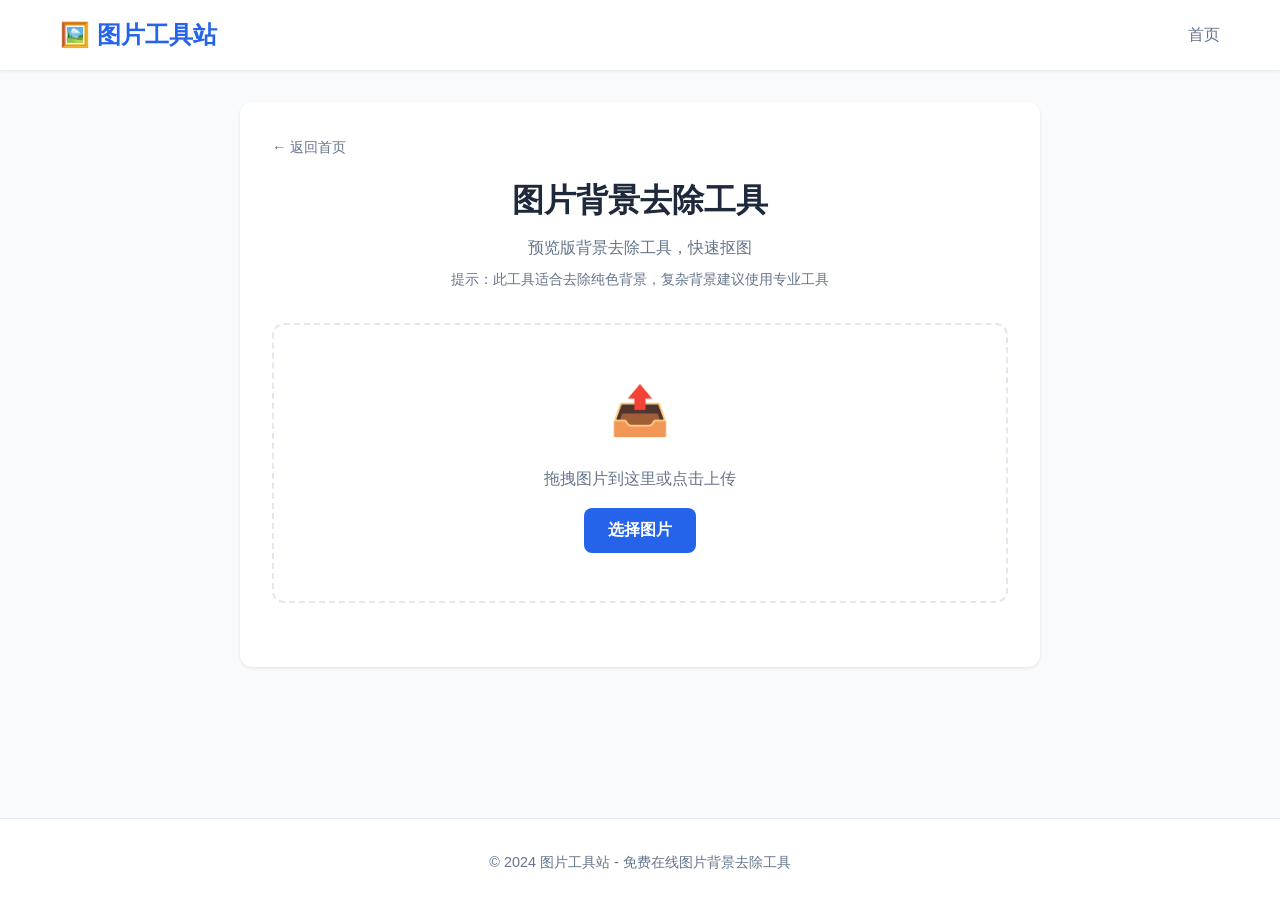
<file: remove-bg.html>
<!DOCTYPE html>
<html lang="zh-CN">
<head>
    <meta charset="UTF-8">
    <meta name="viewport" content="width=device-width, initial-scale=1.0">
    <meta name="description" content="免费在线图片背景去除工具 - 预览版背景去除工具，快速抠图。无需注册，移动端完美适配。">
    <meta name="keywords" content="背景去除,抠图,去背景,在线抠图,图片去背景">
    <meta name="robots" content="index, follow">
    <link rel="canonical" href="https://haoxiangmu.ccwu.cc/remove-bg.html">
    <title>免费在线图片背景去除 - 快速抠图 | 无需注册</title>
    <link rel="stylesheet" href="css/style.css">
</head>
<body>
    <header>
        <div class="container">
            <div class="header-content">
                <a href="index.html" class="logo">🖼️ 图片工具站</a>
                <nav>
                    <ul>
                        <li><a href="index.html">首页</a></li>
                    </ul>
                </nav>
            </div>
        </div>
    </header>

    <main>
        <div class="container">
            <div class="tool-page">
                <a href="index.html" class="back-link">← 返回首页</a>
                <div class="tool-header">
                    <h1>图片背景去除工具</h1>
                    <p>预览版背景去除工具，快速抠图</p>
                    <p style="font-size: 0.9rem; color: var(--text-secondary); margin-top: 0.5rem;">提示：此工具适合去除纯色背景，复杂背景建议使用专业工具</p>
                </div>

                <div class="upload-area" id="dropZone">
                    <div class="upload-icon">📤</div>
                    <p class="upload-text">拖拽图片到这里或点击上传</p>
                    <input type="file" id="fileInput" class="file-input" accept="image/*">
                    <button class="btn btn-primary" onclick="document.getElementById('fileInput').click()">选择图片</button>
                </div>

                <div class="control-group" id="controls" style="display: none;">
                    <div style="display: grid; grid-template-columns: 1fr 1fr; gap: 1rem;">
                        <div>
                            <label class="control-label">容差值</label>
                            <input type="range" id="tolerance" class="control-range" min="0" max="100" value="30">
                            <span id="toleranceValue">30</span>
                        </div>
                        <div>
                            <label class="control-label">背景颜色</label>
                            <input type="color" id="bgColor" class="control-input" value="#ffffff" style="height: 50px;">
                        </div>
                    </div>
                    
                    <div style="margin-top: 1rem;">
                        <label class="control-label">操作说明</label>
                        <p style="font-size: 0.9rem; color: var(--text-secondary);">点击图片上的背景区域，系统将自动去除相似颜色</p>
                    </div>
                    
                    <div style="display: grid; grid-template-columns: 1fr 1fr; gap: 1rem; margin-top: 1rem;">
                        <button class="btn btn-secondary" id="resetBtn">重置</button>
                        <button class="btn btn-primary" id="applyBtn">应用去除</button>
                    </div>
                </div>

                <div class="preview-area" id="previewArea" style="display: none;">
                    <div style="display: grid; grid-template-columns: 1fr 1fr; gap: 1rem; margin-bottom: 1rem;">
                        <div>
                            <h4 style="margin-bottom: 0.5rem;">原始图片</h4>
                            <canvas id="originalCanvas" style="max-width: 100%; border: 1px solid var(--border-color); cursor: crosshair;"></canvas>
                        </div>
                        <div>
                            <h4 style="margin-bottom: 0.5rem;">去除背景后</h4>
                            <canvas id="resultCanvas" style="max-width: 100%; border: 1px solid var(--border-color);"></canvas>
                        </div>
                    </div>
                </div>

                <div class="result-area" id="resultArea">
                    <p class="result-title">背景去除完成！</p>
                    <button class="btn btn-success" id="downloadBtn">下载图片</button>
                </div>
            </div>
        </div>
    </main>

    <footer>
        <div class="container">
            <p>&copy; 2024 图片工具站 - 免费在线图片背景去除工具</p>
        </div>
    </footer>

    <script src="js/utils.js"></script>
    <script>
        let currentImage = null;
        let originalCanvas = null;
        let resultCanvas = null;
        let originalCtx = null;
        let resultCtx = null;
        let targetColor = null;
        let processedCanvas = null;

        const dropZone = document.getElementById('dropZone');
        const fileInput = document.getElementById('fileInput');
        const controls = document.getElementById('controls');
        const previewArea = document.getElementById('previewArea');
        const tolerance = document.getElementById('tolerance');
        const toleranceValue = document.getElementById('toleranceValue');
        const bgColor = document.getElementById('bgColor');
        const resetBtn = document.getElementById('resetBtn');
        const applyBtn = document.getElementById('applyBtn');
        const downloadBtn = document.getElementById('downloadBtn');

        setupDragDrop(dropZone, handleFile);
        setupFileInput('fileInput', handleFile);

        tolerance.addEventListener('input', (e) => {
            toleranceValue.textContent = e.target.value;
        });

        function handleFile(file) {
            loadImage(file).then(img => {
                currentImage = img;
                originalCanvas = document.getElementById('originalCanvas');
                resultCanvas = document.getElementById('resultCanvas');
                originalCtx = originalCanvas.getContext('2d');
                resultCtx = resultCanvas.getContext('2d');
                
                const maxWidth = 400;
                const scale = Math.min(1, maxWidth / img.width);
                originalCanvas.width = img.width * scale;
                originalCanvas.height = img.height * scale;
                resultCanvas.width = img.width * scale;
                resultCanvas.height = img.height * scale;
                
                originalCtx.drawImage(img, 0, 0, originalCanvas.width, originalCanvas.height);
                resultCtx.drawImage(img, 0, 0, resultCanvas.width, resultCanvas.height);
                
                targetColor = null;
                
                originalCanvas.addEventListener('click', pickColor);
                
                dropZone.style.display = 'none';
                controls.style.display = 'block';
                previewArea.style.display = 'block';
                hideResult();
            }).catch(err => {
                alert('加载图片失败，请重试');
            });
        }

        function pickColor(e) {
            const rect = originalCanvas.getBoundingClientRect();
            const x = e.clientX - rect.left;
            const y = e.clientY - rect.top;
            
            const pixel = originalCtx.getImageData(x, y, 1, 1).data;
            targetColor = {
                r: pixel[0],
                g: pixel[1],
                b: pixel[2]
            };
            
            bgColor.value = `#${targetColor.r.toString(16).padStart(2, '0')}${targetColor.g.toString(16).padStart(2, '0')}${targetColor.b.toString(16).padStart(2, '0')}`;
        }

        function removeBackground() {
            if (!targetColor) {
                alert('请先点击图片选择要去除的背景颜色');
                return;
            }
            
            const imageData = resultCtx.getImageData(0, 0, resultCanvas.width, resultCanvas.height);
            const data = imageData.data;
            const tol = parseInt(tolerance.value);
            
            for (let i = 0; i < data.length; i += 4) {
                const r = data[i];
                const g = data[i + 1];
                const b = data[i + 2];
                
                const diff = Math.sqrt(
                    Math.pow(r - targetColor.r, 2) +
                    Math.pow(g - targetColor.g, 2) +
                    Math.pow(b - targetColor.b, 2)
                );
                
                if (diff < tol * 4.4) {
                    data[i + 3] = 0;
                }
            }
            
            resultCtx.putImageData(imageData, 0, 0);
            processedCanvas = resultCanvas;
            showResult('背景去除完成！');
        }

        resetBtn.addEventListener('click', () => {
            if (currentImage) {
                originalCtx.drawImage(currentImage, 0, 0, originalCanvas.width, originalCanvas.height);
                resultCtx.drawImage(currentImage, 0, 0, resultCanvas.width, resultCanvas.height);
                targetColor = null;
                hideResult();
            }
        });

        applyBtn.addEventListener('click', removeBackground);

        downloadBtn.addEventListener('click', () => {
            if (processedCanvas) {
                downloadImage(processedCanvas, 'no-background.png');
            }
        });
    </script>
</body>
</html>
</file>
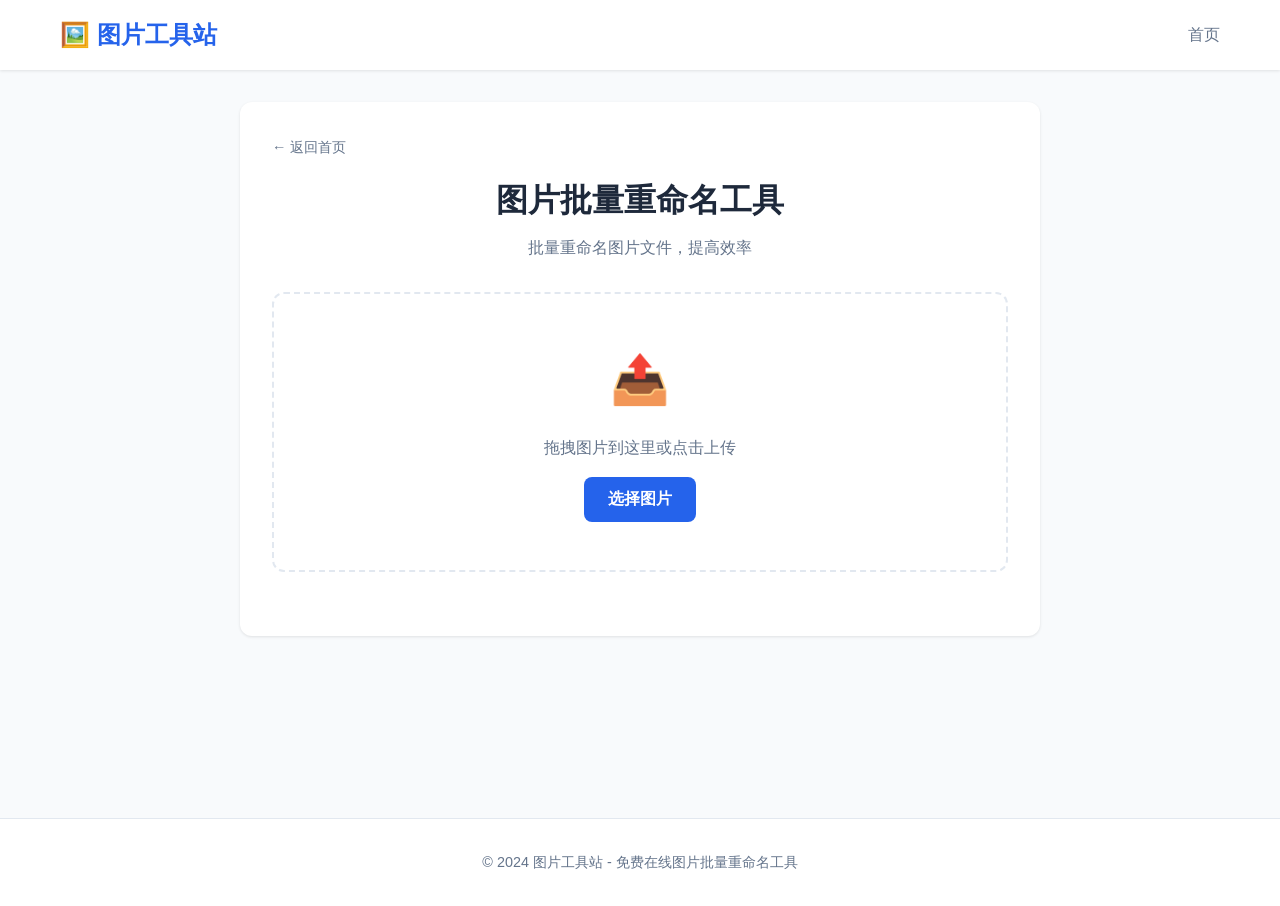
<file: rename.html>
<!DOCTYPE html>
<html lang="zh-CN">
<head>
    <meta charset="UTF-8">
    <meta name="viewport" content="width=device-width, initial-scale=1.0">
    <meta name="description" content="免费在线图片批量重命名工具 - 批量重命名图片文件，提高效率。无需注册，移动端完美适配。">
    <meta name="keywords" content="图片批量重命名,批量重命名,文件重命名,在线重命名">
    <meta name="robots" content="index, follow">
    <link rel="canonical" href="https://haoxiangmu.ccwu.cc/rename.html">
    <title>免费在线图片批量重命名 - 提高效率 | 无需注册</title>
    <link rel="stylesheet" href="css/style.css">
</head>
<body>
    <header>
        <div class="container">
            <div class="header-content">
                <a href="index.html" class="logo">🖼️ 图片工具站</a>
                <nav>
                    <ul>
                        <li><a href="index.html">首页</a></li>
                    </ul>
                </nav>
            </div>
        </div>
    </header>

    <main>
        <div class="container">
            <div class="tool-page">
                <a href="index.html" class="back-link">← 返回首页</a>
                <div class="tool-header">
                    <h1>图片批量重命名工具</h1>
                    <p>批量重命名图片文件，提高效率</p>
                </div>

                <div class="upload-area" id="dropZone">
                    <div class="upload-icon">📤</div>
                    <p class="upload-text">拖拽图片到这里或点击上传</p>
                    <input type="file" id="fileInput" class="file-input" accept="image/*" multiple>
                    <button class="btn btn-primary" onclick="document.getElementById('fileInput').click()">选择图片</button>
                </div>

                <div class="control-group" id="controls" style="display: none;">
                    <div>
                        <label class="control-label">文件名前缀</label>
                        <input type="text" id="prefix" class="control-input" placeholder="例如: image" value="image">
                    </div>
                    
                    <div style="display: grid; grid-template-columns: 1fr 1fr; gap: 1rem; margin-top: 1rem;">
                        <div>
                            <label class="control-label">起始编号</label>
                            <input type="number" id="startNum" class="control-input" value="1" min="1">
                        </div>
                        <div>
                            <label class="control-label">编号位数</label>
                            <input type="number" id="numDigits" class="control-input" value="3" min="1" max="10">
                        </div>
                    </div>
                    
                    <div style="margin-top: 1rem;">
                        <label class="control-label">文件名预览</label>
                        <div id="previewList" style="background: #f8fafc; padding: 1rem; border-radius: 8px; max-height: 300px; overflow-y: auto;"></div>
                    </div>
                    
                    <button class="btn btn-primary" id="downloadBtn" style="width: 100%; margin-top: 1rem;">下载重命名后的文件</button>
                </div>
            </div>
        </div>
    </main>

    <footer>
        <div class="container">
            <p>&copy; 2024 图片工具站 - 免费在线图片批量重命名工具</p>
        </div>
    </footer>

    <script src="js/utils.js"></script>
    <script>
        let files = [];

        const dropZone = document.getElementById('dropZone');
        const fileInput = document.getElementById('fileInput');
        const controls = document.getElementById('controls');
        const prefix = document.getElementById('prefix');
        const startNum = document.getElementById('startNum');
        const numDigits = document.getElementById('numDigits');
        const previewList = document.getElementById('previewList');
        const downloadBtn = document.getElementById('downloadBtn');

        setupDragDrop(dropZone, handleFiles);
        fileInput.addEventListener('change', (e) => {
            handleFiles(e.target.files);
        });

        prefix.addEventListener('input', updatePreview);
        startNum.addEventListener('input', updatePreview);
        numDigits.addEventListener('input', updatePreview);

        function handleFiles(selectedFiles) {
            files = Array.from(selectedFiles).filter(file => file.type.startsWith('image/'));
            
            if (files.length > 0) {
                dropZone.style.display = 'none';
                controls.style.display = 'block';
                updatePreview();
            }
        }

        function updatePreview() {
            const p = prefix.value || 'image';
            const start = parseInt(startNum.value) || 1;
            const digits = parseInt(numDigits.value) || 3;
            
            previewList.innerHTML = '';
            
            files.forEach((file, index) => {
                const num = (start + index).toString().padStart(digits, '0');
                const ext = file.name.split('.').pop();
                const newName = `${p}_${num}.${ext}`;
                
                const div = document.createElement('div');
                div.style.cssText = 'display: flex; justify-content: space-between; padding: 0.5rem; border-bottom: 1px solid var(--border-color); font-size: 0.9rem;';
                div.innerHTML = `
                    <span style="color: var(--text-secondary);">${file.name}</span>
                    <span style="color: var(--primary-color);">→ ${newName}</span>
                `;
                previewList.appendChild(div);
            });
        }

        downloadBtn.addEventListener('click', () => {
            if (files.length === 0) {
                alert('请先选择图片');
                return;
            }
            
            const p = prefix.value || 'image';
            const start = parseInt(startNum.value) || 1;
            const digits = parseInt(numDigits.value) || 3;
            
            files.forEach((file, index) => {
                const num = (start + index).toString().padStart(digits, '0');
                const ext = file.name.split('.').pop();
                const newName = `${p}_${num}.${ext}`;
                
                const link = document.createElement('a');
                link.href = URL.createObjectURL(file);
                link.download = newName;
                link.click();
            });
        });
    </script>
</body>
</html>
</file>
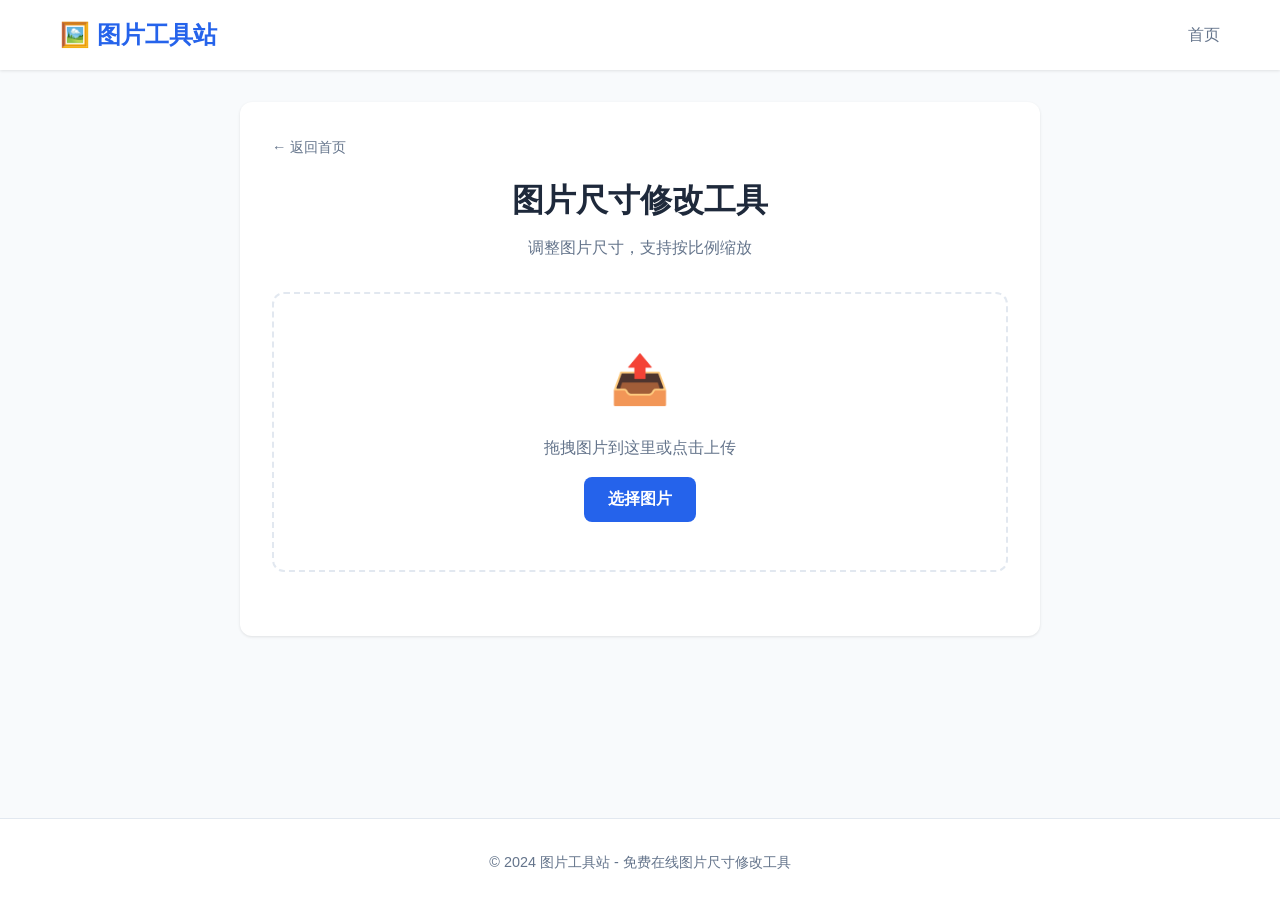
<file: resize.html>
<!DOCTYPE html>
<html lang="zh-CN">
<head>
    <meta charset="UTF-8">
    <meta name="viewport" content="width=device-width, initial-scale=1.0">
    <meta name="description" content="免费在线图片尺寸修改工具 - 调整图片尺寸，支持按比例缩放。无需注册，移动端完美适配。">
    <meta name="keywords" content="图片尺寸修改,图片缩放,调整图片大小,在线修改尺寸">
    <meta name="robots" content="index, follow">
    <link rel="canonical" href="https://haoxiangmu.ccwu.cc/resize.html">
    <title>免费在线图片尺寸修改 - 按比例缩放 | 无需注册</title>
    <link rel="stylesheet" href="css/style.css">
</head>
<body>
    <header>
        <div class="container">
            <div class="header-content">
                <a href="index.html" class="logo">🖼️ 图片工具站</a>
                <nav>
                    <ul>
                        <li><a href="index.html">首页</a></li>
                    </ul>
                </nav>
            </div>
        </div>
    </header>

    <main>
        <div class="container">
            <div class="tool-page">
                <a href="index.html" class="back-link">← 返回首页</a>
                <div class="tool-header">
                    <h1>图片尺寸修改工具</h1>
                    <p>调整图片尺寸，支持按比例缩放</p>
                </div>

                <div class="upload-area" id="dropZone">
                    <div class="upload-icon">📤</div>
                    <p class="upload-text">拖拽图片到这里或点击上传</p>
                    <input type="file" id="fileInput" class="file-input" accept="image/*">
                    <button class="btn btn-primary" onclick="document.getElementById('fileInput').click()">选择图片</button>
                </div>

                <div class="control-group" id="controls" style="display: none;">
                    <div style="display: grid; grid-template-columns: 1fr 1fr; gap: 1rem;">
                        <div>
                            <label class="control-label">宽度 (px)</label>
                            <input type="number" id="width" class="control-input" placeholder="宽度">
                        </div>
                        <div>
                            <label class="control-label">高度 (px)</label>
                            <input type="number" id="height" class="control-input" placeholder="高度">
                        </div>
                    </div>
                    <div style="margin-top: 1rem;">
                        <label style="display: flex; align-items: center; cursor: pointer;">
                            <input type="checkbox" id="maintainRatio" checked style="margin-right: 0.5rem;">
                            保持宽高比
                        </label>
                    </div>
                    <div style="margin-top: 1rem; color: var(--text-secondary); font-size: 0.9rem;">
                        原始尺寸: <span id="originalSize">-</span>
                    </div>
                    <button class="btn btn-primary" id="resizeBtn" style="width: 100%; margin-top: 1rem;">开始调整</button>
                </div>

                <div class="preview-area" id="previewArea" style="display: none;">
                    <h3 style="margin-bottom: 1rem;">预览</h3>
                    <img id="preview" class="preview-image" alt="预览">
                </div>

                <div class="result-area" id="resultArea">
                    <p class="result-title">调整完成！</p>
                    <button class="btn btn-success" id="downloadBtn">下载图片</button>
                </div>
            </div>
        </div>
    </main>

    <footer>
        <div class="container">
            <p>&copy; 2024 图片工具站 - 免费在线图片尺寸修改工具</p>
        </div>
    </footer>

    <script src="js/utils.js"></script>
    <script>
        let currentImage = null;
        let resizedCanvas = null;
        let originalWidth = 0;
        let originalHeight = 0;

        const dropZone = document.getElementById('dropZone');
        const fileInput = document.getElementById('fileInput');
        const controls = document.getElementById('controls');
        const previewArea = document.getElementById('previewArea');
        const widthInput = document.getElementById('width');
        const heightInput = document.getElementById('height');
        const maintainRatio = document.getElementById('maintainRatio');
        const resizeBtn = document.getElementById('resizeBtn');
        const downloadBtn = document.getElementById('downloadBtn');

        setupDragDrop(dropZone, handleFile);
        setupFileInput('fileInput', handleFile);

        widthInput.addEventListener('input', () => {
            if (maintainRatio.checked && currentImage) {
                const ratio = originalHeight / originalWidth;
                heightInput.value = Math.round(widthInput.value * ratio);
            }
        });

        heightInput.addEventListener('input', () => {
            if (maintainRatio.checked && currentImage) {
                const ratio = originalWidth / originalHeight;
                widthInput.value = Math.round(heightInput.value * ratio);
            }
        });

        function handleFile(file) {
            loadImage(file).then(img => {
                currentImage = img;
                originalWidth = img.width;
                originalHeight = img.height;
                
                document.getElementById('originalSize').textContent = `${originalWidth} x ${originalHeight}`;
                widthInput.value = originalWidth;
                heightInput.value = originalHeight;
                
                updatePreview(img.src, 'preview');
                controls.style.display = 'block';
                previewArea.style.display = 'block';
                hideResult();
            }).catch(err => {
                alert('加载图片失败，请重试');
            });
        }

        resizeBtn.addEventListener('click', () => {
            if (!currentImage) return;
            
            const newWidth = parseInt(widthInput.value);
            const newHeight = parseInt(heightInput.value);
            
            if (!newWidth || !newHeight) {
                alert('请输入有效的宽度和高度');
                return;
            }
            
            const canvas = createCanvas(newWidth, newHeight);
            const ctx = canvas.getContext('2d');
            ctx.drawImage(currentImage, 0, 0, newWidth, newHeight);
            
            resizedCanvas = canvas;
            updatePreview(canvas.toDataURL(), 'preview');
            showResult('调整完成！');
        });

        downloadBtn.addEventListener('click', () => {
            if (resizedCanvas) {
                downloadImage(resizedCanvas, 'resized-image.png');
            }
        });
    </script>
</body>
</html>
</file>
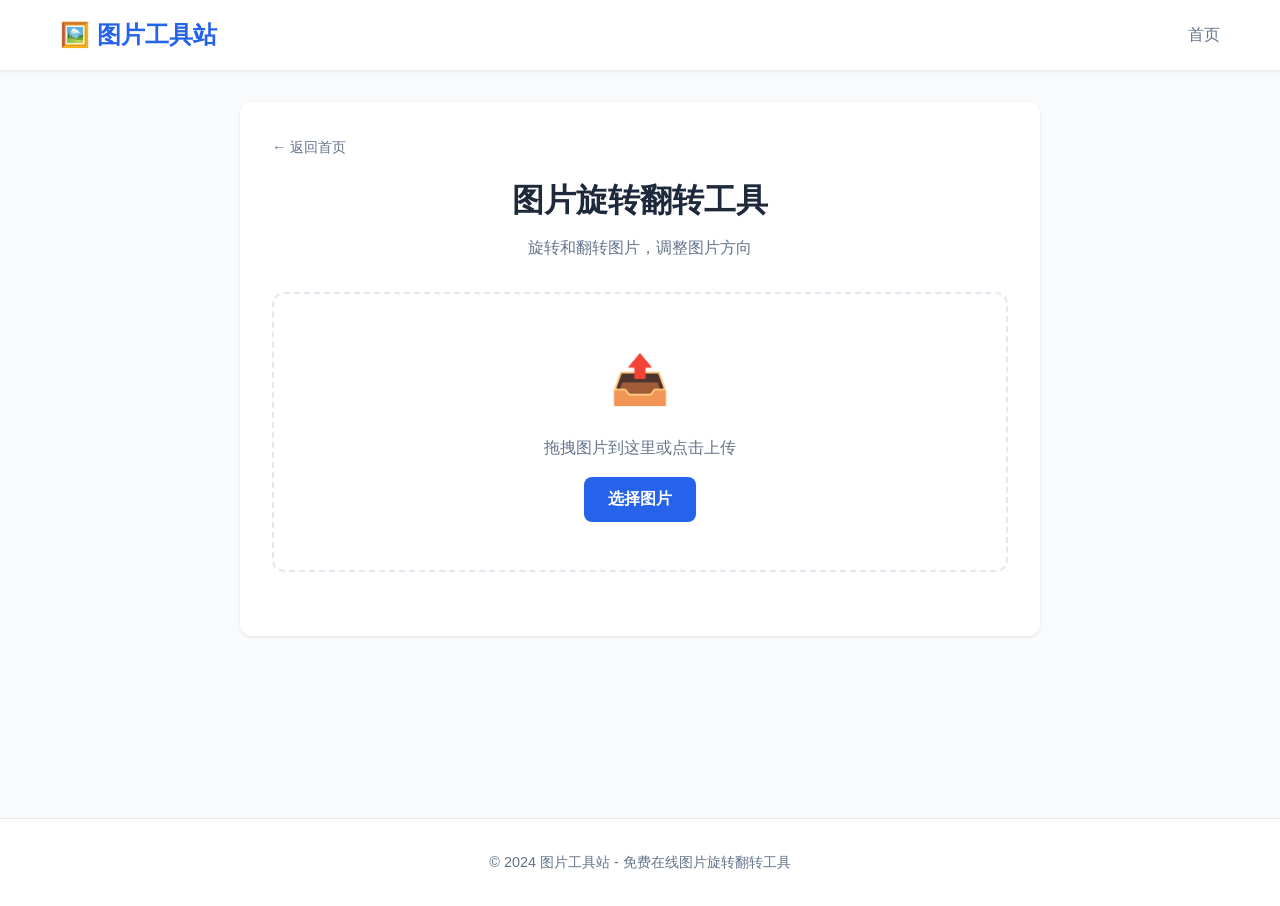
<file: rotate.html>
<!DOCTYPE html>
<html lang="zh-CN">
<head>
    <meta charset="UTF-8">
    <meta name="viewport" content="width=device-width, initial-scale=1.0">
    <meta name="description" content="免费在线图片旋转翻转工具 - 旋转和翻转图片，调整图片方向。无需注册，移动端完美适配。">
    <meta name="keywords" content="图片旋转,图片翻转,旋转图片,翻转图片,在线旋转">
    <meta name="robots" content="index, follow">
    <link rel="canonical" href="https://haoxiangmu.ccwu.cc/rotate.html">
    <title>免费在线图片旋转翻转 - 调整方向 | 无需注册</title>
    <link rel="stylesheet" href="css/style.css">
</head>
<body>
    <header>
        <div class="container">
            <div class="header-content">
                <a href="index.html" class="logo">🖼️ 图片工具站</a>
                <nav>
                    <ul>
                        <li><a href="index.html">首页</a></li>
                    </ul>
                </nav>
            </div>
        </div>
    </header>

    <main>
        <div class="container">
            <div class="tool-page">
                <a href="index.html" class="back-link">← 返回首页</a>
                <div class="tool-header">
                    <h1>图片旋转翻转工具</h1>
                    <p>旋转和翻转图片，调整图片方向</p>
                </div>

                <div class="upload-area" id="dropZone">
                    <div class="upload-icon">📤</div>
                    <p class="upload-text">拖拽图片到这里或点击上传</p>
                    <input type="file" id="fileInput" class="file-input" accept="image/*">
                    <button class="btn btn-primary" onclick="document.getElementById('fileInput').click()">选择图片</button>
                </div>

                <div class="control-group" id="controls" style="display: none;">
                    <label class="control-label">旋转</label>
                    <div style="display: grid; grid-template-columns: 1fr 1fr; gap: 0.5rem; margin-bottom: 1rem;">
                        <button class="btn btn-secondary" id="rotateLeft">↺ 向左90°</button>
                        <button class="btn btn-secondary" id="rotateRight">↻ 向右90°</button>
                    </div>
                    <div style="margin-bottom: 1rem;">
                        <label class="control-label">旋转角度</label>
                        <input type="range" id="rotateAngle" class="control-range" min="0" max="360" value="0">
                        <span id="angleValue">0°</span>
                    </div>
                    
                    <label class="control-label">翻转</label>
                    <div style="display: grid; grid-template-columns: 1fr 1fr; gap: 0.5rem; margin-bottom: 1rem;">
                        <button class="btn btn-secondary" id="flipHorizontal">↔ 水平翻转</button>
                        <button class="btn btn-secondary" id="flipVertical">↕ 垂直翻转</button>
                    </div>
                    
                    <button class="btn btn-primary" id="resetBtn" style="width: 100%;">重置</button>
                </div>

                <div class="preview-area" id="previewArea" style="display: none;">
                    <h3 style="margin-bottom: 1rem;">预览</h3>
                    <img id="preview" class="preview-image" alt="预览">
                </div>

                <div class="result-area" id="resultArea">
                    <p class="result-title">处理完成！</p>
                    <button class="btn btn-success" id="downloadBtn">下载图片</button>
                </div>
            </div>
        </div>
    </main>

    <footer>
        <div class="container">
            <p>&copy; 2024 图片工具站 - 免费在线图片旋转翻转工具</p>
        </div>
    </footer>

    <script src="js/utils.js"></script>
    <script>
        let currentImage = null;
        let processedCanvas = null;
        let rotation = 0;
        let flipH = false;
        let flipV = false;

        const dropZone = document.getElementById('dropZone');
        const fileInput = document.getElementById('fileInput');
        const controls = document.getElementById('controls');
        const previewArea = document.getElementById('previewArea');
        const rotateLeft = document.getElementById('rotateLeft');
        const rotateRight = document.getElementById('rotateRight');
        const rotateAngle = document.getElementById('rotateAngle');
        const angleValue = document.getElementById('angleValue');
        const flipHorizontal = document.getElementById('flipHorizontal');
        const flipVertical = document.getElementById('flipVertical');
        const resetBtn = document.getElementById('resetBtn');
        const downloadBtn = document.getElementById('downloadBtn');

        setupDragDrop(dropZone, handleFile);
        setupFileInput('fileInput', handleFile);

        rotateAngle.addEventListener('input', (e) => {
            rotation = parseInt(e.target.value);
            angleValue.textContent = rotation + '°';
            processImage();
        });

        rotateLeft.addEventListener('click', () => {
            rotation = (rotation - 90 + 360) % 360;
            rotateAngle.value = rotation;
            angleValue.textContent = rotation + '°';
            processImage();
        });

        rotateRight.addEventListener('click', () => {
            rotation = (rotation + 90) % 360;
            rotateAngle.value = rotation;
            angleValue.textContent = rotation + '°';
            processImage();
        });

        flipHorizontal.addEventListener('click', () => {
            flipH = !flipH;
            processImage();
        });

        flipVertical.addEventListener('click', () => {
            flipV = !flipV;
            processImage();
        });

        resetBtn.addEventListener('click', () => {
            rotation = 0;
            flipH = false;
            flipV = false;
            rotateAngle.value = 0;
            angleValue.textContent = '0°';
            processImage();
        });

        function handleFile(file) {
            loadImage(file).then(img => {
                currentImage = img;
                rotation = 0;
                flipH = false;
                flipV = false;
                rotateAngle.value = 0;
                angleValue.textContent = '0°';
                
                updatePreview(img.src, 'preview');
                controls.style.display = 'block';
                previewArea.style.display = 'block';
                hideResult();
            }).catch(err => {
                alert('加载图片失败，请重试');
            });
        }

        function processImage() {
            if (!currentImage) return;
            
            let canvas = currentImage;
            
            if (flipH) {
                canvas = flipImage(canvas, true);
            }
            
            if (flipV) {
                canvas = flipImage(canvas, false);
            }
            
            if (rotation !== 0) {
                canvas = rotateImage(canvas, rotation);
            }
            
            processedCanvas = canvas;
            updatePreview(canvas.toDataURL(), 'preview');
            showResult('处理完成！');
        }

        downloadBtn.addEventListener('click', () => {
            if (processedCanvas) {
                downloadImage(processedCanvas, 'rotated-image.png');
            }
        });
    </script>
</body>
</html>
</file>
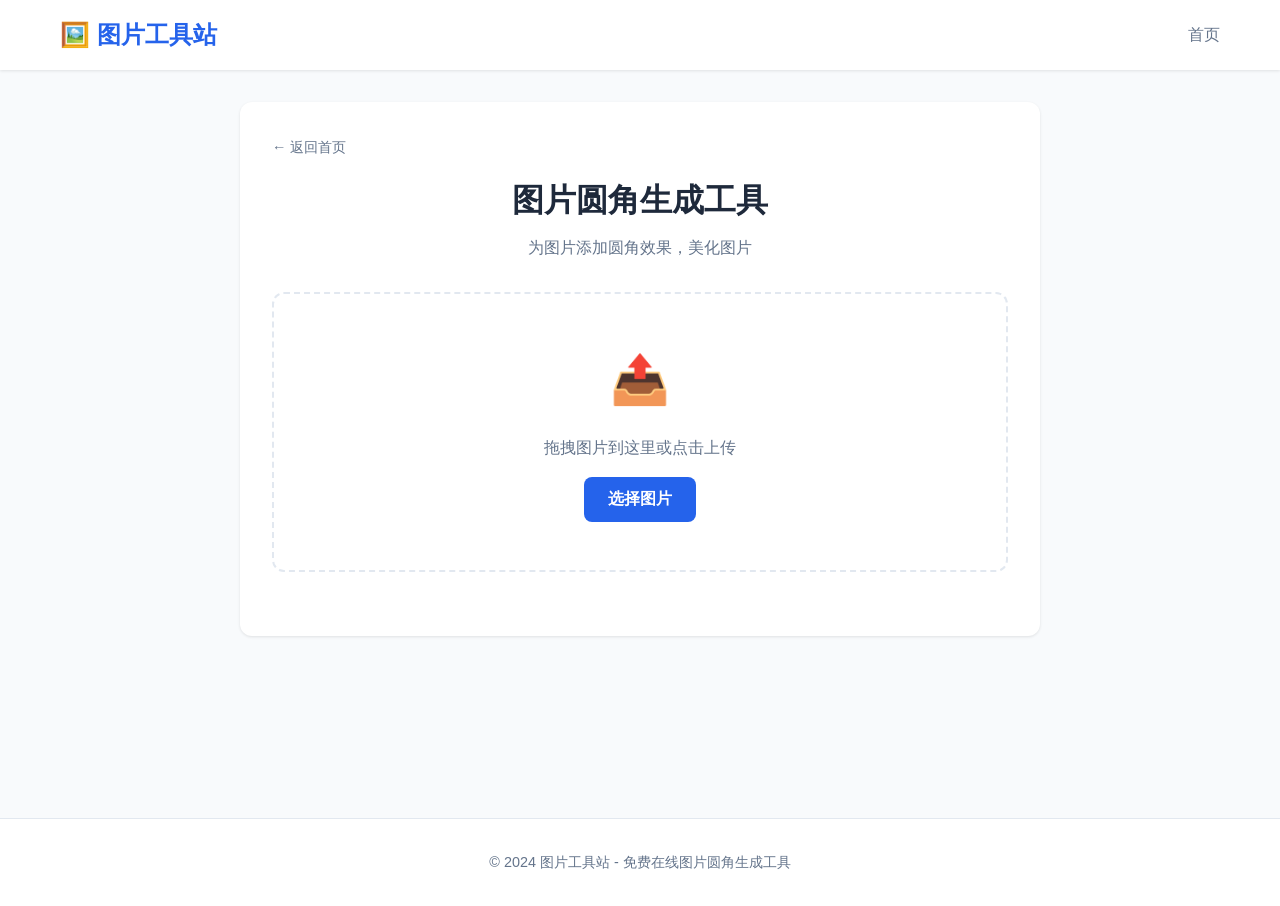
<file: rounded.html>
<!DOCTYPE html>
<html lang="zh-CN">
<head>
    <meta charset="UTF-8">
    <meta name="viewport" content="width=device-width, initial-scale=1.0">
    <meta name="description" content="免费在线图片圆角生成工具 - 为图片添加圆角效果，美化图片。无需注册，移动端完美适配。">
    <meta name="keywords" content="圆角生成,图片圆角,圆角效果,在线圆角">
    <meta name="robots" content="index, follow">
    <link rel="canonical" href="https://haoxiangmu.ccwu.cc/rounded.html">
    <title>免费在线图片圆角生成 - 美化图片 | 无需注册</title>
    <link rel="stylesheet" href="css/style.css">
</head>
<body>
    <header>
        <div class="container">
            <div class="header-content">
                <a href="index.html" class="logo">🖼️ 图片工具站</a>
                <nav>
                    <ul>
                        <li><a href="index.html">首页</a></li>
                    </ul>
                </nav>
            </div>
        </div>
    </header>

    <main>
        <div class="container">
            <div class="tool-page">
                <a href="index.html" class="back-link">← 返回首页</a>
                <div class="tool-header">
                    <h1>图片圆角生成工具</h1>
                    <p>为图片添加圆角效果，美化图片</p>
                </div>

                <div class="upload-area" id="dropZone">
                    <div class="upload-icon">📤</div>
                    <p class="upload-text">拖拽图片到这里或点击上传</p>
                    <input type="file" id="fileInput" class="file-input" accept="image/*">
                    <button class="btn btn-primary" onclick="document.getElementById('fileInput').click()">选择图片</button>
                </div>

                <div class="control-group" id="controls" style="display: none;">
                    <div>
                        <label class="control-label">圆角半径: <span id="radiusValue">20</span>px</label>
                        <input type="range" id="radius" class="control-range" min="0" max="200" value="20">
                    </div>
                    
                    <div style="margin-top: 1.5rem;">
                        <label class="control-label">快速预设</label>
                        <div style="display: grid; grid-template-columns: repeat(4, 1fr); gap: 0.5rem; margin-top: 0.5rem;">
                            <button class="btn btn-secondary" onclick="setRadius(0)">0px</button>
                            <button class="btn btn-secondary" onclick="setRadius(10)">10px</button>
                            <button class="btn btn-secondary" onclick="setRadius(20)">20px</button>
                            <button class="btn btn-secondary" onclick="setRadius(50)">50px</button>
                        </div>
                    </div>
                    
                    <div style="margin-top: 1.5rem;">
                        <label class="control-label">背景颜色</label>
                        <input type="color" id="bgColor" class="control-input" value="#ffffff" style="height: 50px;">
                        <label style="display: flex; align-items: center; margin-top: 0.5rem; cursor: pointer;">
                            <input type="checkbox" id="transparentBg" style="margin-right: 0.5rem;">
                            透明背景
                        </label>
                    </div>
                    
                    <button class="btn btn-primary" id="applyBtn" style="width: 100%; margin-top: 1.5rem;">应用圆角</button>
                </div>

                <div class="preview-area" id="previewArea" style="display: none;">
                    <h3 style="margin-bottom: 1rem;">预览</h3>
                    <div id="previewContainer" style="display: inline-block; padding: 20px; background: repeating-conic-gradient(#f0f0f0 0% 25%, #ffffff 0% 50%) 50% / 20px 20px;">
                        <img id="preview" class="preview-image" alt="预览">
                    </div>
                </div>

                <div class="result-area" id="resultArea">
                    <p class="result-title">圆角添加完成！</p>
                    <button class="btn btn-success" id="downloadBtn">下载图片</button>
                </div>
            </div>
        </div>
    </main>

    <footer>
        <div class="container">
            <p>&copy; 2024 图片工具站 - 免费在线图片圆角生成工具</p>
        </div>
    </footer>

    <script src="js/utils.js"></script>
    <script>
        let currentImage = null;
        let roundedCanvas = null;

        const dropZone = document.getElementById('dropZone');
        const fileInput = document.getElementById('fileInput');
        const controls = document.getElementById('controls');
        const previewArea = document.getElementById('previewArea');
        const radius = document.getElementById('radius');
        const radiusValue = document.getElementById('radiusValue');
        const bgColor = document.getElementById('bgColor');
        const transparentBg = document.getElementById('transparentBg');
        const applyBtn = document.getElementById('applyBtn');
        const downloadBtn = document.getElementById('downloadBtn');

        setupDragDrop(dropZone, handleFile);
        setupFileInput('fileInput', handleFile);

        radius.addEventListener('input', (e) => {
            radiusValue.textContent = e.target.value;
        });

        function setRadius(value) {
            radius.value = value;
            radiusValue.textContent = value;
        }

        function handleFile(file) {
            loadImage(file).then(img => {
                currentImage = img;
                radius.value = 20;
                radiusValue.textContent = '20';
                
                updatePreview(img.src, 'preview');
                controls.style.display = 'block';
                previewArea.style.display = 'block';
                hideResult();
            }).catch(err => {
                alert('加载图片失败，请重试');
            });
        }

        function applyRoundedCorners() {
            if (!currentImage) return;
            
            const r = parseInt(radius.value);
            const isTransparent = transparentBg.checked;
            
            const canvas = createCanvas(currentImage.width, currentImage.height);
            const ctx = canvas.getContext('2d');
            
            if (!isTransparent) {
                ctx.fillStyle = bgColor.value;
                ctx.fillRect(0, 0, canvas.width, canvas.height);
            }
            
            ctx.beginPath();
            ctx.moveTo(r, 0);
            ctx.lineTo(canvas.width - r, 0);
            ctx.quadraticCurveTo(canvas.width, 0, canvas.width, r);
            ctx.lineTo(canvas.width, canvas.height - r);
            ctx.quadraticCurveTo(canvas.width, canvas.height, canvas.width - r, canvas.height);
            ctx.lineTo(r, canvas.height);
            ctx.quadraticCurveTo(0, canvas.height, 0, canvas.height - r);
            ctx.lineTo(0, r);
            ctx.quadraticCurveTo(0, 0, r, 0);
            ctx.closePath();
            
            ctx.clip();
            ctx.drawImage(currentImage, 0, 0);
            
            roundedCanvas = canvas;
            updatePreview(canvas.toDataURL(isTransparent ? 'image/png' : 'image/jpeg'), 'preview');
            showResult('圆角添加完成！');
        }

        applyBtn.addEventListener('click', applyRoundedCorners);

        downloadBtn.addEventListener('click', () => {
            if (roundedCanvas) {
                const isTransparent = transparentBg.checked;
                downloadImage(roundedCanvas, isTransparent ? 'rounded-image.png' : 'rounded-image.jpg');
            }
        });
    </script>
</body>
</html>
</file>
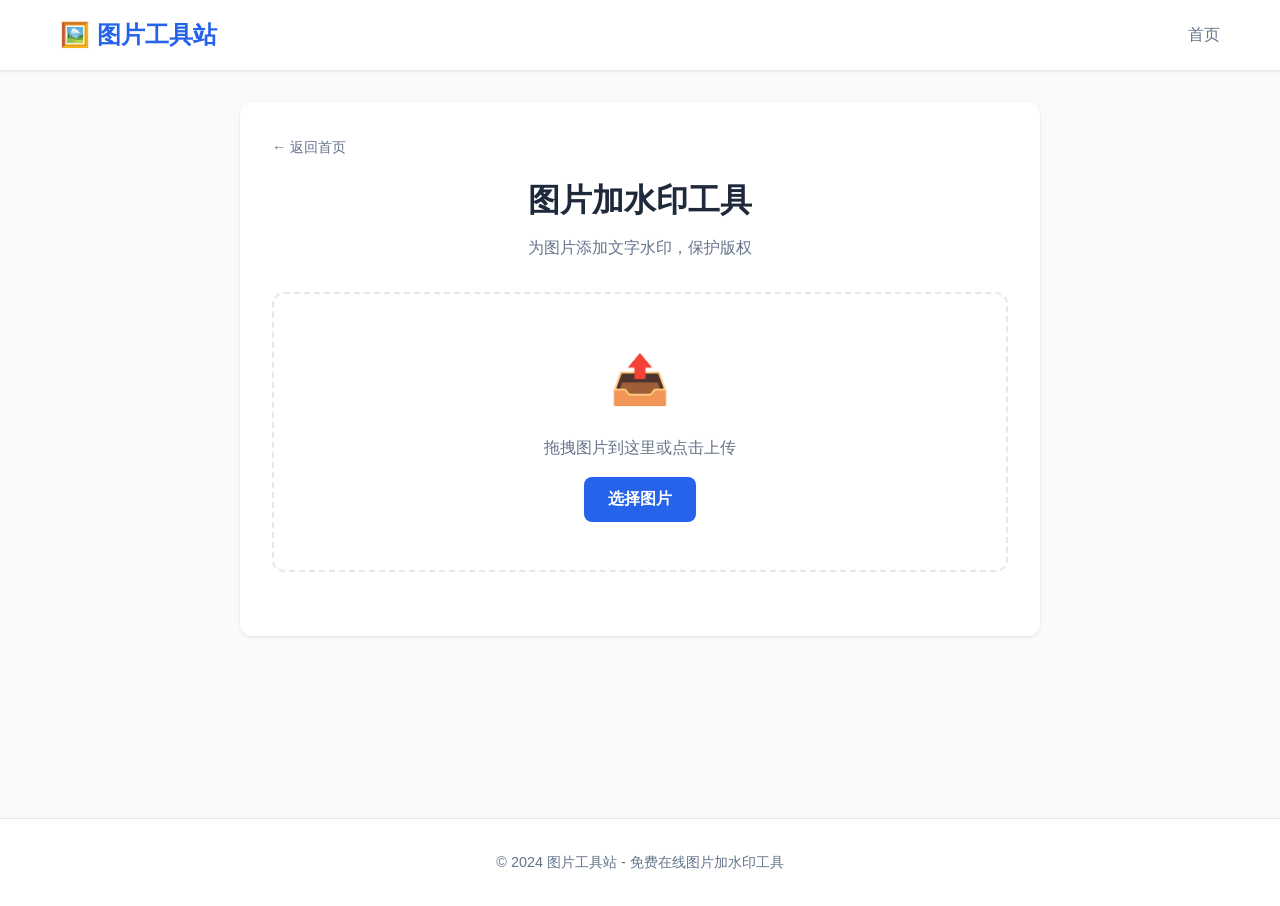
<file: watermark.html>
<!DOCTYPE html>
<html lang="zh-CN">
<head>
    <meta charset="UTF-8">
    <meta name="viewport" content="width=device-width, initial-scale=1.0">
    <meta name="description" content="免费在线图片加水印工具 - 为图片添加文字水印，保护版权。无需注册，移动端完美适配。">
    <meta name="keywords" content="图片加水印,文字水印,版权保护,在线加水印">
    <meta name="robots" content="index, follow">
    <link rel="canonical" href="https://jinqizi.eu.cc/watermark.html">
    <title>免费在线图片加水印 - 保护版权 | 无需注册</title>
    <link rel="stylesheet" href="css/style.css">
</head>
<body>
    <header>
        <div class="container">
            <div class="header-content">
                <a href="index.html" class="logo">🖼️ 图片工具站</a>
                <nav>
                    <ul>
                        <li><a href="index.html">首页</a></li>
                    </ul>
                </nav>
            </div>
        </div>
    </header>

    <main>
        <div class="container">
            <div class="tool-page">
                <a href="index.html" class="back-link">← 返回首页</a>
                <div class="tool-header">
                    <h1>图片加水印工具</h1>
                    <p>为图片添加文字水印，保护版权</p>
                </div>

                <div class="upload-area" id="dropZone">
                    <div class="upload-icon">📤</div>
                    <p class="upload-text">拖拽图片到这里或点击上传</p>
                    <input type="file" id="fileInput" class="file-input" accept="image/*">
                    <button class="btn btn-primary" onclick="document.getElementById('fileInput').click()">选择图片</button>
                </div>

                <div class="control-group" id="controls" style="display: none;">
                    <div>
                        <label class="control-label">水印文字</label>
                        <input type="text" id="watermarkText" class="control-input" placeholder="输入水印文字" value="© 版权所有">
                    </div>
                    
                    <div style="display: grid; grid-template-columns: 1fr 1fr; gap: 1rem; margin-top: 1rem;">
                        <div>
                            <label class="control-label">字体大小</label>
                            <input type="number" id="fontSize" class="control-input" value="24" min="10" max="200">
                        </div>
                        <div>
                            <label class="control-label">透明度</label>
                            <input type="range" id="opacity" class="control-range" min="10" max="100" value="50">
                            <span id="opacityValue">50%</span>
                        </div>
                    </div>
                    
                    <div style="display: grid; grid-template-columns: 1fr 1fr; gap: 1rem; margin-top: 1rem;">
                        <div>
                            <label class="control-label">水平位置</label>
                            <select id="alignH" class="control-select">
                                <option value="left">左对齐</option>
                                <option value="center">居中</option>
                                <option value="right" selected>右对齐</option>
                            </select>
                        </div>
                        <div>
                            <label class="control-label">垂直位置</label>
                            <select id="alignV" class="control-select">
                                <option value="top">顶部</option>
                                <option value="center">居中</option>
                                <option value="bottom" selected>底部</option>
                            </select>
                        </div>
                    </div>
                    
                    <div style="margin-top: 1rem;">
                        <label class="control-label">颜色</label>
                        <input type="color" id="watermarkColor" class="control-input" value="#ffffff" style="height: 50px;">
                    </div>
                    
                    <button class="btn btn-primary" id="applyBtn" style="width: 100%; margin-top: 1rem;">应用水印</button>
                </div>

                <div class="preview-area" id="previewArea" style="display: none;">
                    <h3 style="margin-bottom: 1rem;">预览</h3>
                    <img id="preview" class="preview-image" alt="预览">
                </div>

                <div class="result-area" id="resultArea">
                    <p class="result-title">水印添加完成！</p>
                    <button class="btn btn-success" id="downloadBtn">下载图片</button>
                </div>
            </div>
        </div>
    </main>

    <footer>
        <div class="container">
            <p>&copy; 2024 图片工具站 - 免费在线图片加水印工具</p>
        </div>
    </footer>

    <script src="js/utils.js"></script>
    <script>
        let currentImage = null;
        let watermarkedCanvas = null;

        const dropZone = document.getElementById('dropZone');
        const fileInput = document.getElementById('fileInput');
        const controls = document.getElementById('controls');
        const previewArea = document.getElementById('previewArea');
        const watermarkText = document.getElementById('watermarkText');
        const fontSize = document.getElementById('fontSize');
        const opacity = document.getElementById('opacity');
        const opacityValue = document.getElementById('opacityValue');
        const alignH = document.getElementById('alignH');
        const alignV = document.getElementById('alignV');
        const watermarkColor = document.getElementById('watermarkColor');
        const applyBtn = document.getElementById('applyBtn');
        const downloadBtn = document.getElementById('downloadBtn');

        setupDragDrop(dropZone, handleFile);
        setupFileInput('fileInput', handleFile);

        opacity.addEventListener('input', (e) => {
            opacityValue.textContent = e.target.value + '%';
        });

        function handleFile(file) {
            loadImage(file).then(img => {
                currentImage = img;
                updatePreview(img.src, 'preview');
                controls.style.display = 'block';
                previewArea.style.display = 'block';
                hideResult();
            }).catch(err => {
                alert('加载图片失败，请重试');
            });
        }

        function getWatermarkOptions(img) {
            const size = parseInt(fontSize.value);
            const alpha = parseInt(opacity.value) / 100;
            const color = watermarkColor.value;
            const hAlign = alignH.value;
            const vAlign = alignV.value;
            
            const hexToRgba = (hex, a) => {
                const r = parseInt(hex.slice(1, 3), 16);
                const g = parseInt(hex.slice(3, 5), 16);
                const b = parseInt(hex.slice(5, 7), 16);
                return `rgba(${r}, ${g}, ${b}, ${a})`;
            };
            
            let x, y, textAlign, textBaseline;
            
            switch (hAlign) {
                case 'left':
                    x = 20;
                    textAlign = 'left';
                    break;
                case 'center':
                    x = img.width / 2;
                    textAlign = 'center';
                    break;
                case 'right':
                    x = img.width - 20;
                    textAlign = 'right';
                    break;
            }
            
            switch (vAlign) {
                case 'top':
                    y = size + 20;
                    textBaseline = 'top';
                    break;
                case 'center':
                    y = img.height / 2;
                    textBaseline = 'middle';
                    break;
                case 'bottom':
                    y = img.height - 20;
                    textBaseline = 'bottom';
                    break;
            }
            
            return {
                fontSize: size,
                color: hexToRgba(color, alpha),
                x: x,
                y: y,
                align: textAlign,
                baseline: textBaseline
            };
        }

        applyBtn.addEventListener('click', () => {
            if (!currentImage) return;
            
            const text = watermarkText.value.trim();
            if (!text) {
                alert('请输入水印文字');
                return;
            }
            
            const options = getWatermarkOptions(currentImage);
            watermarkedCanvas = addWatermark(currentImage, text, options);
            
            updatePreview(watermarkedCanvas.toDataURL(), 'preview');
            showResult('水印添加完成！');
        });

        downloadBtn.addEventListener('click', () => {
            if (watermarkedCanvas) {
                downloadImage(watermarkedCanvas, 'watermarked-image.png');
            }
        });
    </script>
</body>
</html>
</file>
<file: css/style.css>
* {
    margin: 0;
    padding: 0;
    box-sizing: border-box
}

:root {
    --primary-color: #2563eb;
    --primary-hover: #1d4ed8;
    --bg-color: #f8fafc;
    --card-bg: #ffffff;
    --text-primary: #1e293b;
    --text-secondary: #64748b;
    --border-color: #e2e8f0;
    --success-color: #22c55e;
    --error-color: #ef4444
}

body {
    font-family: -apple-system, BlinkMacSystemFont, 'Segoe UI', Roboto, 'Helvetica Neue', Arial, sans-serif;
    background-color: var(--bg-color);
    color: var(--text-primary);
    line-height: 1.6;
    min-height: 100vh
}

.container {
    max-width: 1200px;
    margin: 0 auto;
    padding: 0 20px
}

header {
    background: var(--card-bg);
    box-shadow: 0 1px 3px rgba(0,0,0,0.1);
    position: sticky;
    top: 0;
    z-index: 100
}

.header-content {
    display: flex;
    justify-content: space-between;
    align-items: center;
    padding: 1rem 0
}

.logo {
    font-size: 1.5rem;
    font-weight: 700;
    color: var(--primary-color);
    text-decoration: none
}

nav ul {
    display: flex;
    list-style: none;
    gap: 2rem
}

nav a {
    color: var(--text-secondary);
    text-decoration: none;
    transition: color 0.3s
}

nav a:hover {
    color: var(--primary-color)
}

main {
    padding: 2rem 0;
    min-height: calc(100vh - 200px)
}

.tools-grid {
    display: grid;
    grid-template-columns: repeat(auto-fill, minmax(280px, 1fr));
    gap: 1.5rem;
    margin-top: 2rem
}

.tool-card {
    background: var(--card-bg);
    border-radius: 12px;
    padding: 1.5rem;
    box-shadow: 0 1px 3px rgba(0,0,0,0.1);
    transition: transform 0.3s, box-shadow 0.3s;
    cursor: pointer;
    text-decoration: none;
    color: inherit;
    display: block
}

.tool-card:hover {
    transform: translateY(-4px);
    box-shadow: 0 4px 12px rgba(0,0,0,0.15)
}

.tool-icon {
    width: 48px;
    height: 48px;
    background: linear-gradient(135deg, var(--primary-color), #3b82f6);
    border-radius: 12px;
    display: flex;
    align-items: center;
    justify-content: center;
    margin-bottom: 1rem;
    font-size: 1.5rem
}

.tool-title {
    font-size: 1.25rem;
    font-weight: 600;
    margin-bottom: 0.5rem;
    color: var(--text-primary)
}

.tool-desc {
    color: var(--text-secondary);
    font-size: 0.9rem
}

.tool-page {
    background: var(--card-bg);
    border-radius: 12px;
    padding: 2rem;
    box-shadow: 0 1px 3px rgba(0,0,0,0.1);
    max-width: 800px;
    margin: 0 auto
}

.tool-header {
    margin-bottom: 2rem;
    text-align: center
}

.tool-header h1 {
    font-size: 2rem;
    margin-bottom: 0.5rem;
    color: var(--text-primary)
}

.tool-header p {
    color: var(--text-secondary)
}

.upload-area {
    border: 2px dashed var(--border-color);
    border-radius: 12px;
    padding: 3rem;
    text-align: center;
    cursor: pointer;
    transition: all 0.3s;
    margin-bottom: 2rem
}

.upload-area:hover {
    border-color: var(--primary-color);
    background: #f0f7ff
}

.upload-area.dragover {
    border-color: var(--primary-color);
    background: #e0f2fe
}

.upload-icon {
    font-size: 3rem;
    margin-bottom: 1rem
}

.upload-text {
    color: var(--text-secondary);
    margin-bottom: 1rem
}

.btn {
    display: inline-block;
    padding: 0.75rem 1.5rem;
    border-radius: 8px;
    font-weight: 600;
    text-decoration: none;
    cursor: pointer;
    transition: all 0.3s;
    border: none;
    font-size: 1rem
}

.btn-primary {
    background: var(--primary-color);
    color: white
}

.btn-primary:hover {
    background: var(--primary-hover)
}

.btn-secondary {
    background: var(--border-color);
    color: var(--text-primary)
}

.btn-secondary:hover {
    background: #cbd5e1
}

.btn-success {
    background: var(--success-color);
    color: white
}

.btn-success:hover {
    background: #16a34a
}

.control-group {
    margin-bottom: 1.5rem
}

.control-label {
    display: block;
    font-weight: 600;
    margin-bottom: 0.5rem;
    color: var(--text-primary)
}

.control-input {
    width: 100%;
    padding: 0.75rem;
    border: 1px solid var(--border-color);
    border-radius: 8px;
    font-size: 1rem;
    transition: border-color 0.3s
}

.control-input:focus {
    outline: none;
    border-color: var(--primary-color)
}

.control-select {
    width: 100%;
    padding: 0.75rem;
    border: 1px solid var(--border-color);
    border-radius: 8px;
    font-size: 1rem;
    background: white;
    cursor: pointer
}

.control-range {
    width: 100%;
    margin: 0.5rem 0
}

.preview-area {
    margin-top: 2rem;
    text-align: center
}

.preview-image {
    max-width: 100%;
    max-height: 500px;
    border-radius: 8px;
    box-shadow: 0 2px 8px rgba(0,0,0,0.1)
}

.result-area {
    margin-top: 2rem;
    padding: 1.5rem;
    background: #f0fdf4;
    border-radius: 8px;
    display: none
}

.result-area.show {
    display: block
}

.result-title {
    font-weight: 600;
    color: var(--success-color);
    margin-bottom: 1rem
}

.file-input {
    display: none
}

.back-link {
    display: inline-block;
    margin-bottom: 1rem;
    color: var(--text-secondary);
    text-decoration: none;
    font-size: 0.9rem
}

.back-link:hover {
    color: var(--primary-color)
}

footer {
    background: var(--card-bg);
    border-top: 1px solid var(--border-color);
    padding: 2rem 0;
    margin-top: 3rem;
    text-align: center
}

footer p {
    color: var(--text-secondary);
    font-size: 0.9rem
}

@media (max-width: 768px) {
    .container {
        padding: 0 15px
    }
    
    .header-content {
        flex-direction: column;
        gap: 1rem
    }
    
    nav ul {
        flex-wrap: wrap;
        justify-content: center;
        gap: 1rem
    }
    
    .tools-grid {
        grid-template-columns: 1fr
    }
    
    .tool-page {
        padding: 1.5rem
    }
    
    .upload-area {
        padding: 2rem 1rem
    }
    
    .tool-header h1 {
        font-size: 1.5rem
    }
}

@media (max-width: 480px) {
    .tool-card {
        padding: 1rem
    }
    
    .tool-icon {
        width: 40px;
        height: 40px;
        font-size: 1.25rem
    }
    
    .tool-title {
        font-size: 1.1rem
    }
    
    .btn {
        width: 100%;
        text-align: center
    }
}
</file>
